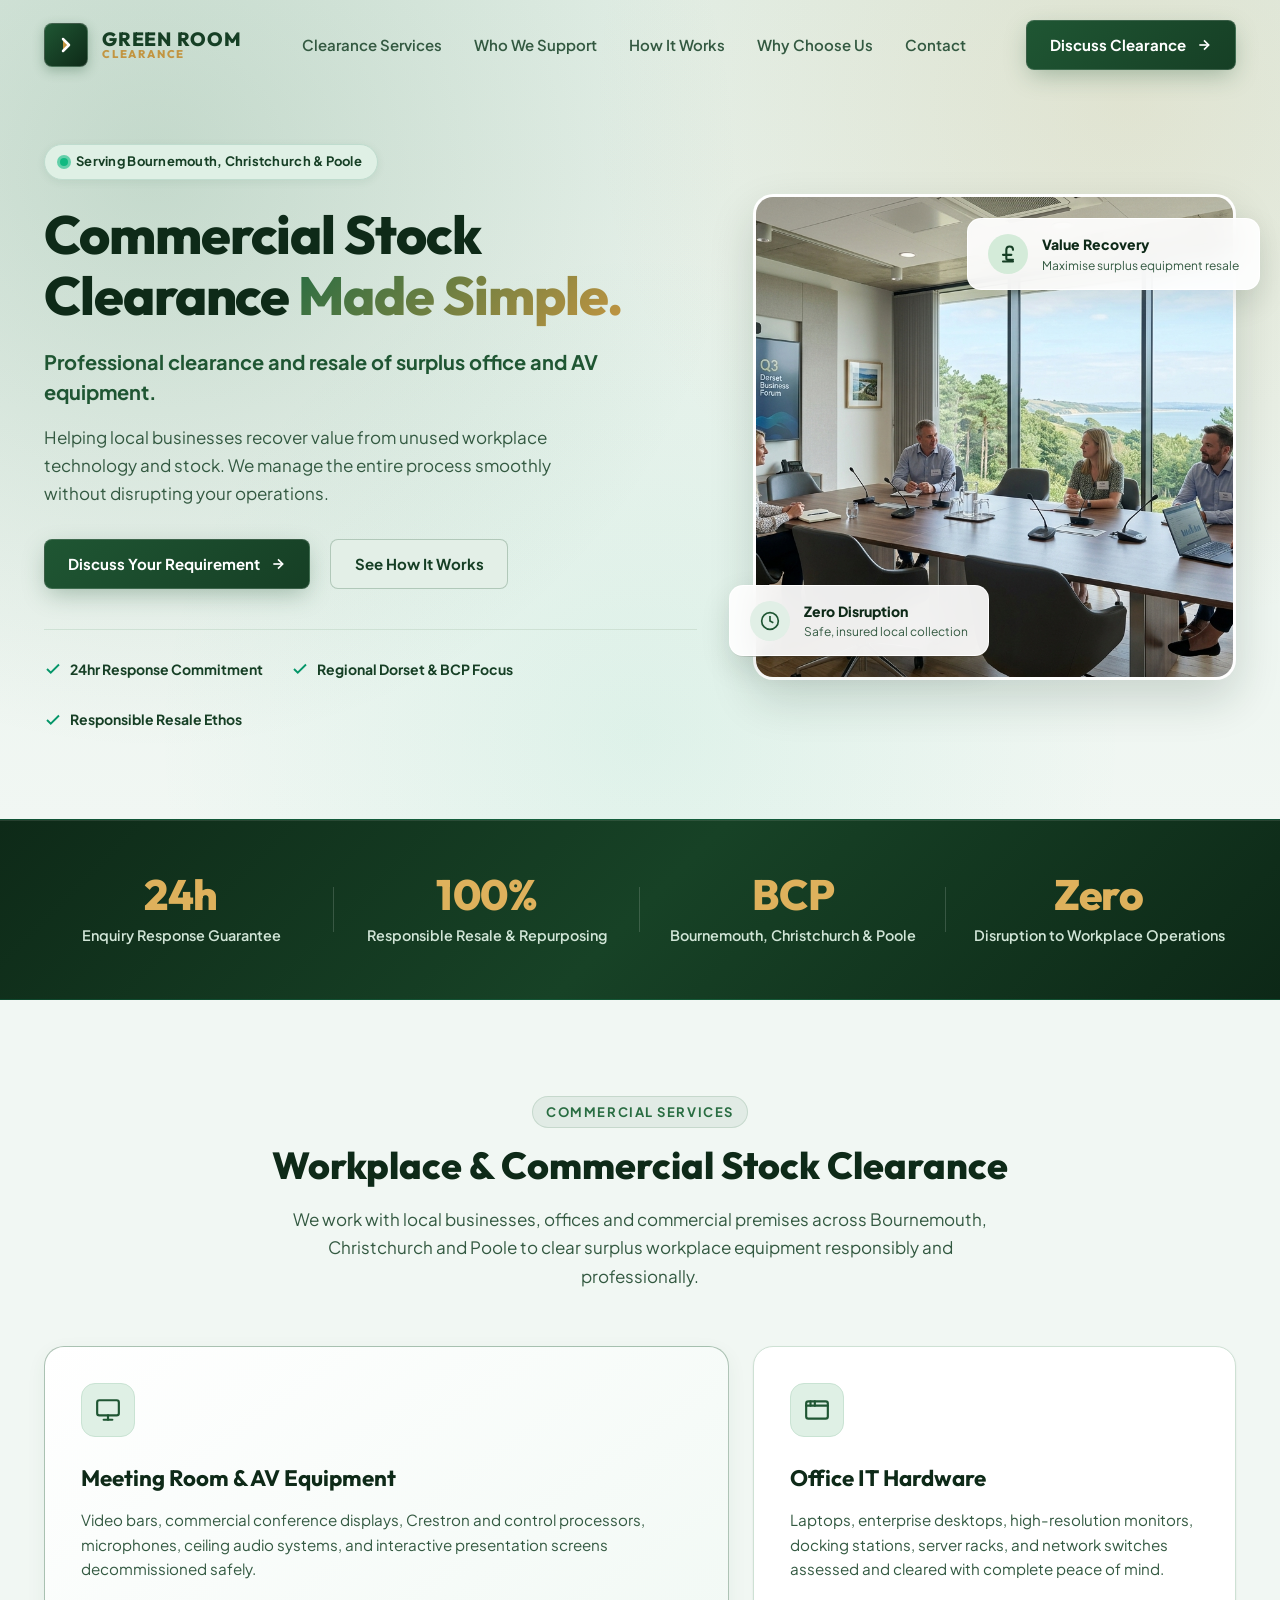
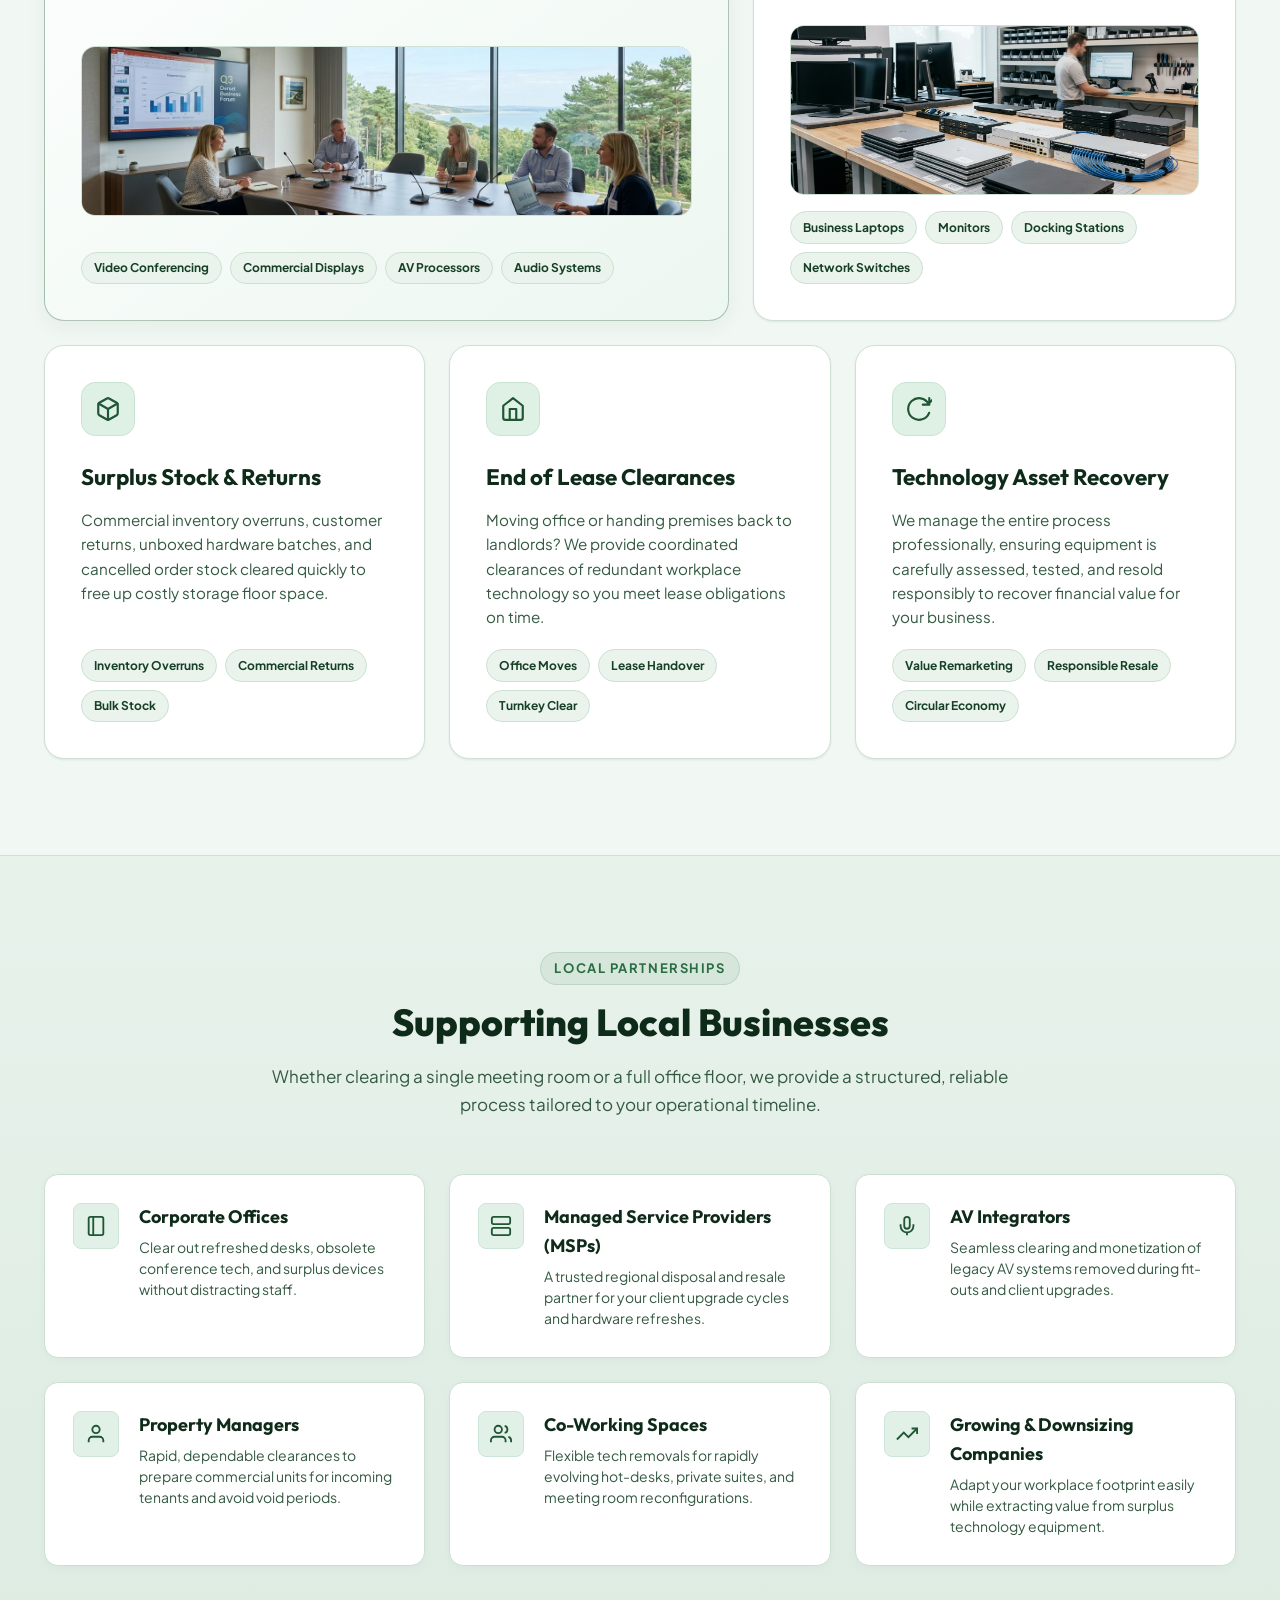
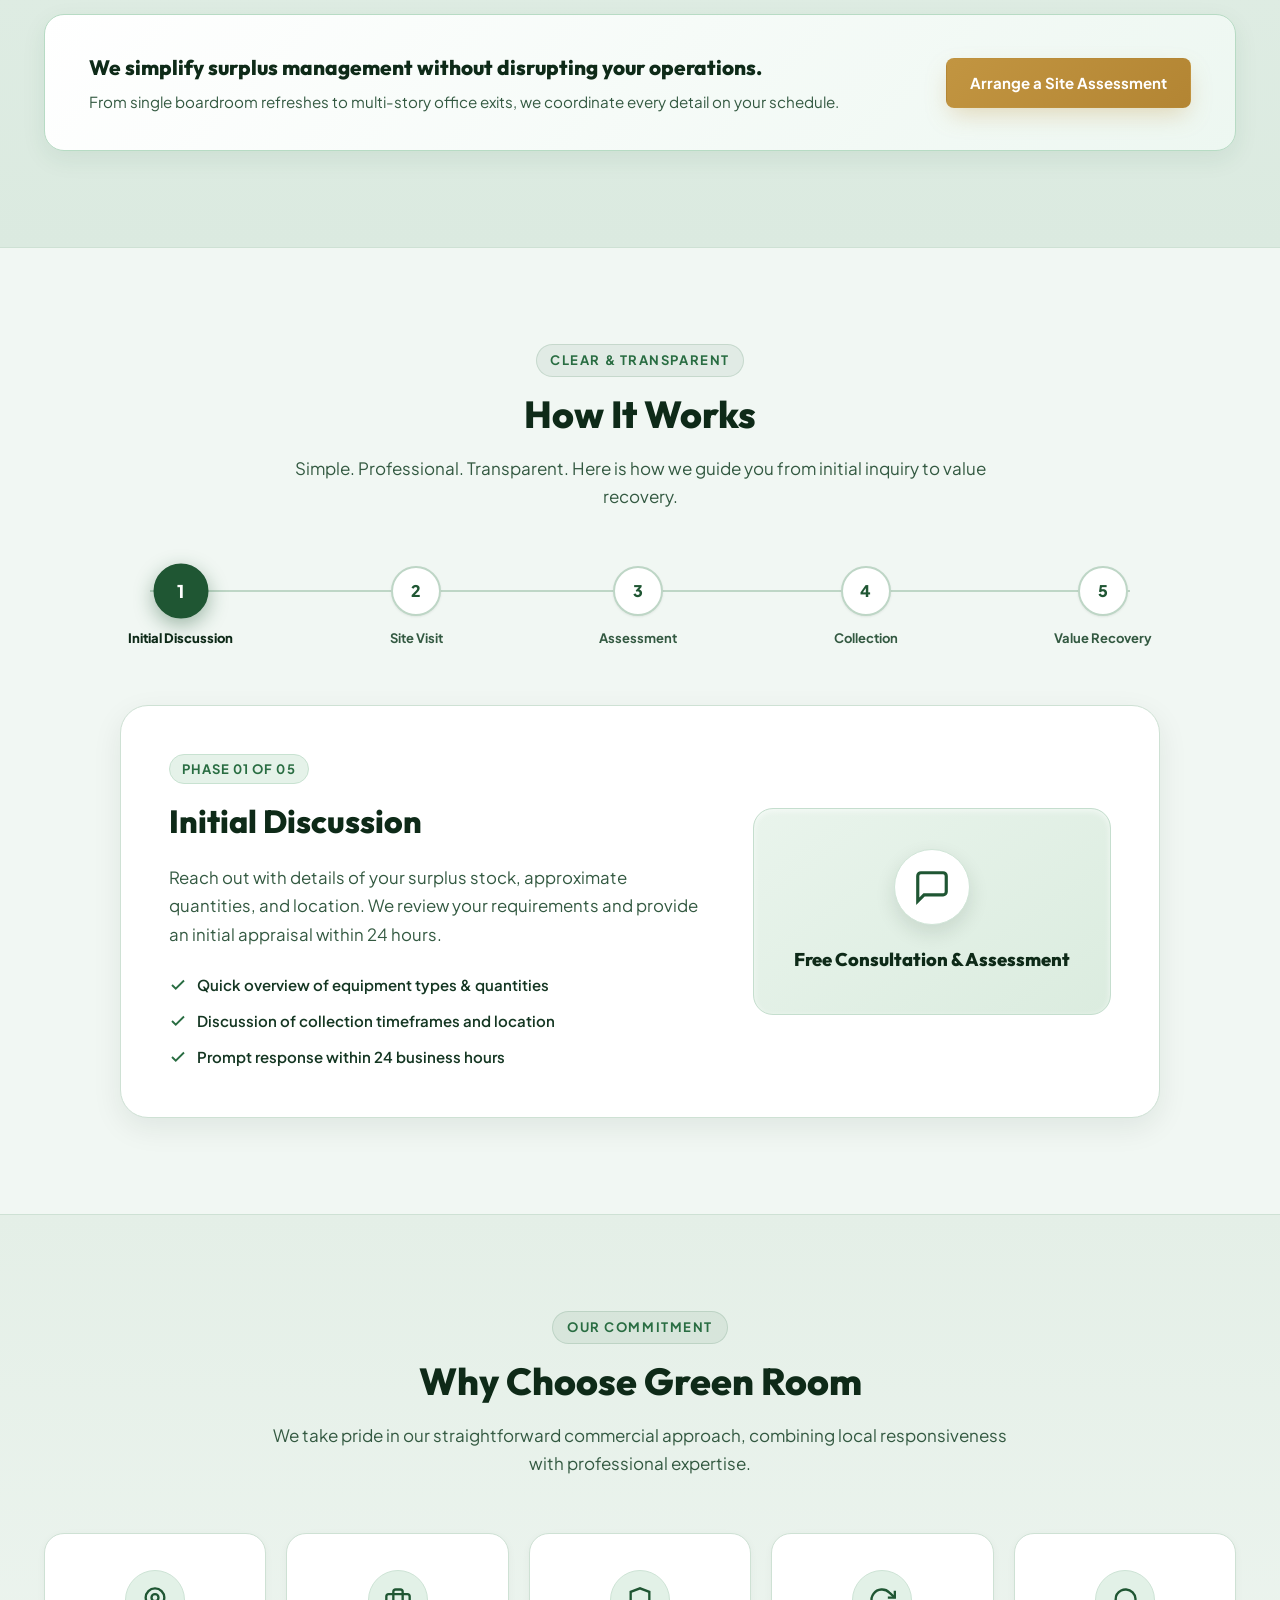
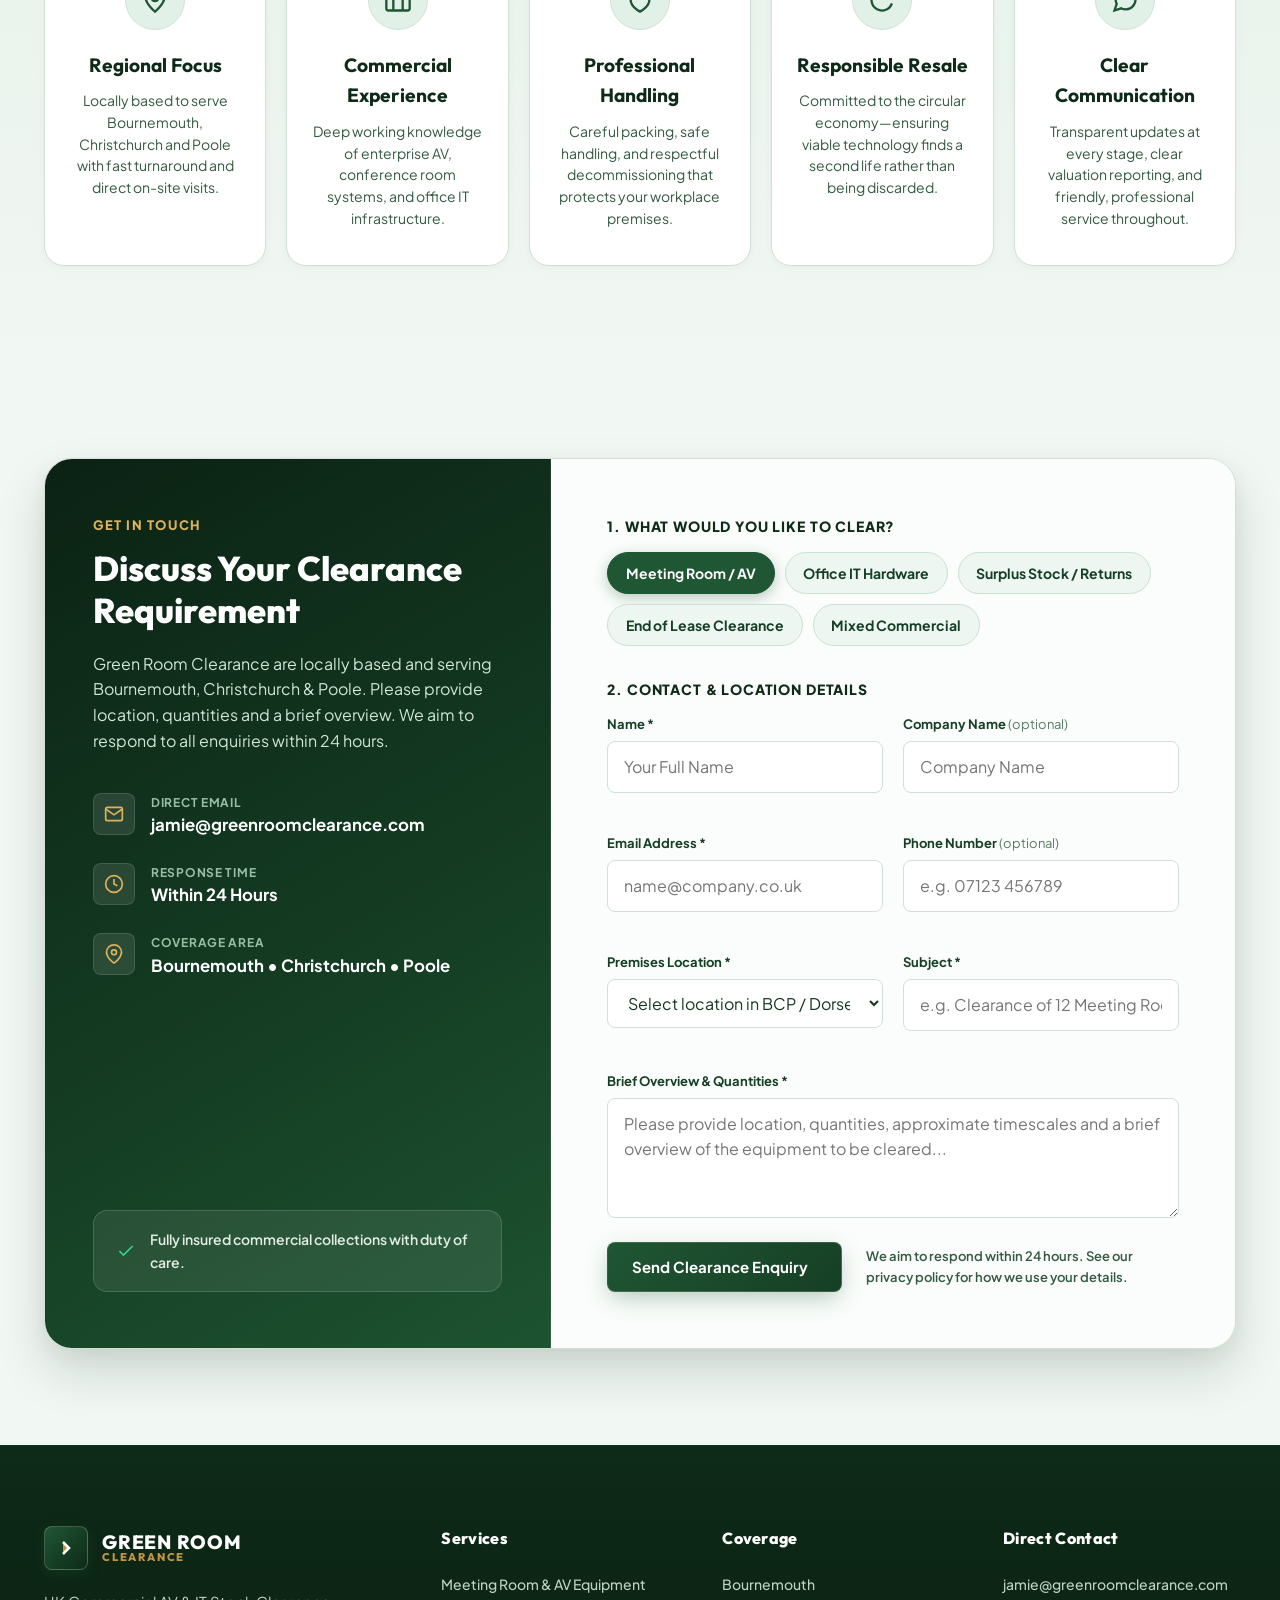
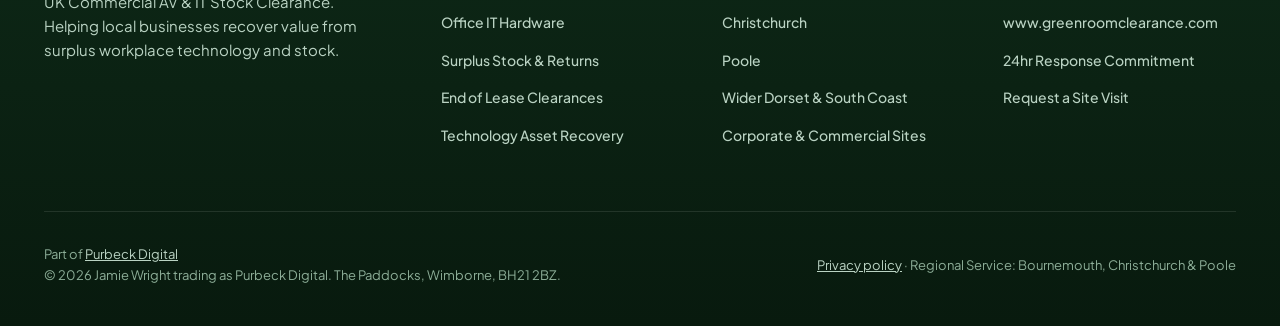
<file: index.html>
<!DOCTYPE html>
<html lang="en">
<head>
  <meta charset="UTF-8">
  <meta name="viewport" content="width=device-width, initial-scale=1.0">
  <title>Green Room Clearance | Commercial AV & IT Stock Clearance Bournemouth, Christchurch & Poole</title>
  
  <!-- SEO & Social Meta Tags -->
  <meta name="description" content="Professional clearance and resale of surplus office and AV equipment. Helping local businesses across Bournemouth, Christchurch and Poole recover value from workplace technology and stock.">
  <meta name="keywords" content="commercial stock clearance, AV equipment clearance, office IT clearance, Bournemouth, Christchurch, Poole, asset recovery, ITAD, end of lease clearance">
  <meta property="og:title" content="Green Room Clearance | Commercial Stock Clearance Made Simple">
  <meta property="og:description" content="Professional clearance and resale of surplus office and AV equipment across Bournemouth, Christchurch and Poole.">
  <meta property="og:type" content="website">
  <meta property="og:url" content="https://greenroomclearance.com">
  <meta property="og:image" content="assets/images/hero_boardroom.jpg">
  <link rel="canonical" href="https://greenroomclearance.com">

  <!-- Google Fonts: Outfit (Headings) & Plus Jakarta Sans (Body) -->
  <link rel="preconnect" href="https://fonts.googleapis.com">
  <link rel="preconnect" href="https://fonts.gstatic.com" crossorigin>
  <link href="https://fonts.googleapis.com/css2?family=Outfit:wght@500;600;700;800&family=Plus+Jakarta+Sans:wght@400;500;600;700&display=swap" rel="stylesheet">

  <link rel="stylesheet" href="styles.css">
  <script type="application/ld+json">
  {
    "@context": "https://schema.org",
    "@type": "LocalBusiness",
    "name": "Green Room Clearance",
    "url": "https://greenroomclearance.com",
    "email": "jamie@greenroomclearance.com",
    "areaServed": ["Bournemouth", "Christchurch", "Poole", "Dorset"],
    "parentOrganization": { "@type": "Organization", "name": "Purbeck Digital", "url": "https://purbeckdigital.com" }
  }
  </script>
</head>
<body>

  <!-- ==========================================================================
       NAVIGATION BAR
       ========================================================================== -->
  <header id="main-header" class="site-nav">
    <div class="container nav-wrapper">
      <a href="#home" class="brand-logo" id="nav-brand-logo" aria-label="Green Room Clearance Homepage">
        <div class="logo-badge">
          <svg viewBox="0 0 24 24" fill="none" stroke="currentColor" stroke-width="2.5" stroke-linecap="round" stroke-linejoin="round">
            <polyline points="9 18 15 12 9 6"></polyline>
          </svg>
        </div>
        <div class="brand-text">
          <span class="title">GREEN ROOM</span>
          <span class="subtitle">CLEARANCE</span>
        </div>
      </a>

      <nav aria-label="Main Navigation">
        <ul class="nav-links" id="nav-menu">
          <li><a href="#services" class="nav-link">Clearance Services</a></li>
          <li><a href="#sectors" class="nav-link">Who We Support</a></li>
          <li><a href="#how-it-works" class="nav-link">How It Works</a></li>
          <li><a href="#why-us" class="nav-link">Why Choose Us</a></li>
          <li><a href="#contact" class="nav-link">Contact</a></li>
        </ul>
      </nav>

      <div class="nav-actions">
        <a href="#contact" class="btn btn-primary" id="header-cta-btn">
          <span>Discuss Clearance</span>
          <svg width="16" height="16" viewBox="0 0 24 24" fill="none" stroke="currentColor" stroke-width="2.5">
            <line x1="5" y1="12" x2="19" y2="12"></line>
            <polyline points="12 5 19 12 12 19"></polyline>
          </svg>
        </a>
        <button class="mobile-toggle" id="mobile-toggle-btn" aria-label="Toggle Menu">
          <svg width="24" height="24" viewBox="0 0 24 24" fill="none" stroke="currentColor" stroke-width="2">
            <line x1="3" y1="12" x2="21" y2="12"></line>
            <line x1="3" y1="6" x2="21" y2="6"></line>
            <line x1="3" y1="18" x2="21" y2="18"></line>
          </svg>
        </button>
      </div>
    </div>
  </header>

  <!-- ==========================================================================
       HERO SECTION
       ========================================================================== -->
  <main>
    <section id="home" class="hero-section">
      <div class="container hero-grid">
        <div class="hero-content">
          <div class="hero-badge-container">
            <span class="badge badge-location" id="hero-location-badge">
              <span class="badge-pulse"></span>
              Serving Bournemouth, Christchurch &amp; Poole
            </span>
          </div>

          <h1 class="hero-title" id="hero-main-title">
            Commercial Stock Clearance <span class="highlight">Made Simple.</span>
          </h1>

          <p class="hero-subtitle">
            Professional clearance and resale of surplus office and AV equipment.
          </p>

          <p class="hero-description">
            Helping local businesses recover value from unused workplace technology and stock. We manage the entire process smoothly without disrupting your operations.
          </p>

          <div class="hero-cta-group">
            <a href="#contact" class="btn btn-primary" id="hero-primary-cta">
              <span>Discuss Your Requirement</span>
              <svg width="16" height="16" viewBox="0 0 24 24" fill="none" stroke="currentColor" stroke-width="2.5">
                <line x1="5" y1="12" x2="19" y2="12"></line>
                <polyline points="12 5 19 12 12 19"></polyline>
              </svg>
            </a>
            <a href="#how-it-works" class="btn btn-outline" id="hero-secondary-cta">
              <span>See How It Works</span>
            </a>
          </div>

          <div class="hero-trust-row">
            <div class="trust-item">
              <svg viewBox="0 0 24 24" fill="none" stroke="currentColor" stroke-width="2.5">
                <polyline points="20 6 9 17 4 12"></polyline>
              </svg>
              <span>24hr Response Commitment</span>
            </div>
            <div class="trust-item">
              <svg viewBox="0 0 24 24" fill="none" stroke="currentColor" stroke-width="2.5">
                <polyline points="20 6 9 17 4 12"></polyline>
              </svg>
              <span>Regional Dorset &amp; BCP Focus</span>
            </div>
            <div class="trust-item">
              <svg viewBox="0 0 24 24" fill="none" stroke="currentColor" stroke-width="2.5">
                <polyline points="20 6 9 17 4 12"></polyline>
              </svg>
              <span>Responsible Resale Ethos</span>
            </div>
          </div>
        </div>

        <div class="hero-visual-wrapper">
          <div class="hero-image-card">
            <img src="assets/images/hero_boardroom.jpg" alt="Commercial boardroom audio visual equipment and conference suite in Bournemouth and Poole Dorset" id="hero-boardroom-img">
          </div>

          <!-- Floating Glass Badge 1 -->
          <div class="floating-glass-pill top-right">
            <div class="pill-icon green" title="UK Pound Sterling Value Recovery">
              <svg width="20" height="20" viewBox="0 0 24 24" fill="none" stroke="currentColor" stroke-width="2.5" stroke-linecap="round" stroke-linejoin="round">
                <path d="M18 7c0-5.333-8-5.333-8 0v10a2 2 0 0 0 2 2h6"></path>
                <path d="M6 21h12"></path>
                <path d="M6 13h10"></path>
              </svg>
            </div>
            <div class="pill-text">
              <span class="pill-title">Value Recovery</span>
              <span class="pill-desc">Maximise surplus equipment resale</span>
            </div>
          </div>

          <!-- Floating Glass Badge 2 -->
          <div class="floating-glass-pill bottom-left">
            <div class="pill-icon">
              <svg width="20" height="20" viewBox="0 0 24 24" fill="none" stroke="currentColor" stroke-width="2">
                <circle cx="12" cy="12" r="10"></circle>
                <polyline points="12 6 12 12 16 14"></polyline>
              </svg>
            </div>
            <div class="pill-text">
              <span class="pill-title">Zero Disruption</span>
              <span class="pill-desc">Safe, insured local collection</span>
            </div>
          </div>
        </div>
      </div>
    </section>

    <!-- ==========================================================================
         REGIONAL TRUST & STATS BANNER
         ========================================================================== -->
    <section class="stats-banner" aria-label="Key Performance Indicators">
      <div class="container">
        <div class="stats-grid">
          <div class="stat-item">
            <div class="stat-value">24h</div>
            <div class="stat-label">Enquiry Response Guarantee</div>
          </div>
          <div class="stat-item">
            <div class="stat-value">100%</div>
            <div class="stat-label">Responsible Resale &amp; Repurposing</div>
          </div>
          <div class="stat-item">
            <div class="stat-value">BCP</div>
            <div class="stat-label">Bournemouth, Christchurch &amp; Poole</div>
          </div>
          <div class="stat-item">
            <div class="stat-value">Zero</div>
            <div class="stat-label">Disruption to Workplace Operations</div>
          </div>
        </div>
      </div>
    </section>

    <!-- ==========================================================================
         SERVICES BENTO GRID: WORKPLACE & COMMERCIAL STOCK CLEARANCE
         ========================================================================== -->
    <section id="services" class="services-section section-padding">
      <div class="container">
        <div class="section-header">
          <span class="tagline">Commercial Services</span>
          <h2>Workplace &amp; Commercial Stock Clearance</h2>
          <p>
            We work with local businesses, offices and commercial premises across Bournemouth, Christchurch and Poole to clear surplus workplace equipment responsibly and professionally.
          </p>
        </div>

        <div class="bento-grid">
          <!-- Card 1: Meeting Room & AV Equipment (Large Featured) -->
          <article class="bento-card col-7 featured" id="service-av">
            <div>
              <div class="card-icon-box">
                <svg viewBox="0 0 24 24" fill="none" stroke="currentColor" stroke-width="2" stroke-linecap="round" stroke-linejoin="round">
                  <rect x="2" y="3" width="20" height="14" rx="2" ry="2"></rect>
                  <line x1="8" y1="21" x2="16" y2="21"></line>
                  <line x1="12" y1="17" x2="12" y2="21"></line>
                </svg>
              </div>
              <h3>Meeting Room &amp; AV Equipment</h3>
              <p>
                Video bars, commercial conference displays, Crestron and control processors, microphones, ceiling audio systems, and interactive presentation screens decommissioned safely.
              </p>
            </div>
            <div class="card-image-preview">
              <img src="assets/images/hero_boardroom.jpg" alt="Bournemouth, Christchurch and Poole meeting room audiovisual equipment clearance">
            </div>
            <div class="card-tags" style="margin-top: 1rem;">
              <span class="card-tag">Video Conferencing</span>
              <span class="card-tag">Commercial Displays</span>
              <span class="card-tag">AV Processors</span>
              <span class="card-tag">Audio Systems</span>
            </div>
          </article>

          <!-- Card 2: Office IT Hardware -->
          <article class="bento-card col-5" id="service-it">
            <div>
              <div class="card-icon-box">
                <svg viewBox="0 0 24 24" fill="none" stroke="currentColor" stroke-width="2" stroke-linecap="round" stroke-linejoin="round">
                  <rect x="2" y="4" width="20" height="16" rx="2"></rect>
                  <path d="M10 4v4"></path>
                  <path d="M2 8h20"></path>
                  <path d="M6 4v4"></path>
                </svg>
              </div>
              <h3>Office IT Hardware</h3>
              <p>
                Laptops, enterprise desktops, high-resolution monitors, docking stations, server racks, and network switches assessed and cleared with complete peace of mind.
              </p>
            </div>
            <div class="card-image-preview">
              <img src="assets/images/it_lab.jpg" alt="Commercial office IT equipment testing and clearance lab">
            </div>
            <div class="card-tags" style="margin-top: 1rem;">
              <span class="card-tag">Business Laptops</span>
              <span class="card-tag">Monitors</span>
              <span class="card-tag">Docking Stations</span>
              <span class="card-tag">Network Switches</span>
            </div>
          </article>

          <!-- Card 3: Surplus Stock and Returns -->
          <article class="bento-card col-4" id="service-surplus">
            <div>
              <div class="card-icon-box">
                <svg viewBox="0 0 24 24" fill="none" stroke="currentColor" stroke-width="2" stroke-linecap="round" stroke-linejoin="round">
                  <path d="M21 16V8a2 2 0 0 0-1-1.73l-7-4a2 2 0 0 0-2 0l-7 4A2 2 0 0 0 3 8v8a2 2 0 0 0 1 1.73l7 4a2 2 0 0 0 2 0l7-4A2 2 0 0 0 21 16z"></path>
                  <polyline points="3.27 6.96 12 12.01 20.73 6.96"></polyline>
                  <line x1="12" y1="22.08" x2="12" y2="12"></line>
                </svg>
              </div>
              <h3>Surplus Stock &amp; Returns</h3>
              <p>
                Commercial inventory overruns, customer returns, unboxed hardware batches, and cancelled order stock cleared quickly to free up costly storage floor space.
              </p>
            </div>
            <div class="card-tags">
              <span class="card-tag">Inventory Overruns</span>
              <span class="card-tag">Commercial Returns</span>
              <span class="card-tag">Bulk Stock</span>
            </div>
          </article>

          <!-- Card 4: End of Lease Office Clearances -->
          <article class="bento-card col-4" id="service-lease">
            <div>
              <div class="card-icon-box">
                <svg viewBox="0 0 24 24" fill="none" stroke="currentColor" stroke-width="2" stroke-linecap="round" stroke-linejoin="round">
                  <path d="M3 9l9-7 9 7v11a2 2 0 0 1-2 2H5a2 2 0 0 1-2-2z"></path>
                  <polyline points="9 22 9 12 15 12 15 22"></polyline>
                </svg>
              </div>
              <h3>End of Lease Clearances</h3>
              <p>
                Moving office or handing premises back to landlords? We provide coordinated clearances of redundant workplace technology so you meet lease obligations on time.
              </p>
            </div>
            <div class="card-tags">
              <span class="card-tag">Office Moves</span>
              <span class="card-tag">Lease Handover</span>
              <span class="card-tag">Turnkey Clear</span>
            </div>
          </article>

          <!-- Card 5: Technology Asset Recovery -->
          <article class="bento-card col-4" id="service-recovery">
            <div>
              <div class="card-icon-box">
                <svg viewBox="0 0 24 24" fill="none" stroke="currentColor" stroke-width="2" stroke-linecap="round" stroke-linejoin="round">
                  <path d="M21.5 2v6h-6M21.34 15.57a10 10 0 1 1-.57-8.38l5.67-5.67"/>
                </svg>
              </div>
              <h3>Technology Asset Recovery</h3>
              <p>
                We manage the entire process professionally, ensuring equipment is carefully assessed, tested, and resold responsibly to recover financial value for your business.
              </p>
            </div>
            <div class="card-tags">
              <span class="card-tag">Value Remarketing</span>
              <span class="card-tag">Responsible Resale</span>
              <span class="card-tag">Circular Economy</span>
            </div>
          </article>
        </div>
      </div>
    </section>

    <!-- ==========================================================================
         SECTORS: SUPPORTING LOCAL BUSINESSES
         ========================================================================== -->
    <section id="sectors" class="sectors-section section-padding">
      <div class="container">
        <div class="section-header">
          <span class="tagline">Local Partnerships</span>
          <h2>Supporting Local Businesses</h2>
          <p>
            Whether clearing a single meeting room or a full office floor, we provide a structured, reliable process tailored to your operational timeline.
          </p>
        </div>

        <div class="sectors-grid">
          <!-- Sector 1 -->
          <div class="sector-card">
            <div class="sector-icon">
              <svg viewBox="0 0 24 24" fill="none" stroke="currentColor" stroke-width="2">
                <rect x="4" y="2" width="16" height="20" rx="2" ry="2"></rect>
                <line x1="9" y1="22" x2="9" y2="2"></line>
                <path d="M15 6h.01M15 10h.01M15 14h.01M15 18h.01"></path>
              </svg>
            </div>
            <div class="sector-info">
              <h4>Corporate Offices</h4>
              <p>Clear out refreshed desks, obsolete conference tech, and surplus devices without distracting staff.</p>
            </div>
          </div>

          <!-- Sector 2 -->
          <div class="sector-card">
            <div class="sector-icon">
              <svg viewBox="0 0 24 24" fill="none" stroke="currentColor" stroke-width="2">
                <rect x="2" y="2" width="20" height="8" rx="2" ry="2"></rect>
                <rect x="2" y="14" width="20" height="8" rx="2" ry="2"></rect>
                <line x1="6" y1="6" x2="6.01" y2="6"></line>
                <line x1="6" y1="18" x2="6.01" y2="18"></line>
              </svg>
            </div>
            <div class="sector-info">
              <h4>Managed Service Providers (MSPs)</h4>
              <p>A trusted regional disposal and resale partner for your client upgrade cycles and hardware refreshes.</p>
            </div>
          </div>

          <!-- Sector 3 -->
          <div class="sector-card">
            <div class="sector-icon">
              <svg viewBox="0 0 24 24" fill="none" stroke="currentColor" stroke-width="2">
                <path d="M12 2a3 3 0 0 0-3 3v7a3 3 0 0 0 6 0V5a3 3 0 0 0-3-3z"></path>
                <path d="M19 10v2a7 7 0 0 1-14 0v-2"></path>
                <line x1="12" y1="19" x2="12" y2="22"></line>
              </svg>
            </div>
            <div class="sector-info">
              <h4>AV Integrators</h4>
              <p>Seamless clearing and monetization of legacy AV systems removed during fit-outs and client upgrades.</p>
            </div>
          </div>

          <!-- Sector 4 -->
          <div class="sector-card">
            <div class="sector-icon">
              <svg viewBox="0 0 24 24" fill="none" stroke="currentColor" stroke-width="2">
                <path d="M20 21v-2a4 4 0 0 0-4-4H8a4 4 0 0 0-4 4v2"></path>
                <circle cx="12" cy="7" r="4"></circle>
              </svg>
            </div>
            <div class="sector-info">
              <h4>Property Managers</h4>
              <p>Rapid, dependable clearances to prepare commercial units for incoming tenants and avoid void periods.</p>
            </div>
          </div>

          <!-- Sector 5 -->
          <div class="sector-card">
            <div class="sector-icon">
              <svg viewBox="0 0 24 24" fill="none" stroke="currentColor" stroke-width="2">
                <path d="M17 21v-2a4 4 0 0 0-4-4H5a4 4 0 0 0-4 4v2"></path>
                <circle cx="9" cy="7" r="4"></circle>
                <path d="M23 21v-2a4 4 0 0 0-3-3.87"></path>
                <path d="M16 3.13a4 4 0 0 1 0 7.75"></path>
              </svg>
            </div>
            <div class="sector-info">
              <h4>Co-Working Spaces</h4>
              <p>Flexible tech removals for rapidly evolving hot-desks, private suites, and meeting room reconfigurations.</p>
            </div>
          </div>

          <!-- Sector 6 -->
          <div class="sector-card">
            <div class="sector-icon">
              <svg viewBox="0 0 24 24" fill="none" stroke="currentColor" stroke-width="2">
                <polyline points="23 6 13.5 15.5 8.5 10.5 1 18"></polyline>
                <polyline points="17 6 23 6 23 12"></polyline>
              </svg>
            </div>
            <div class="sector-info">
              <h4>Growing &amp; Downsizing Companies</h4>
              <p>Adapt your workplace footprint easily while extracting value from surplus technology equipment.</p>
            </div>
          </div>
        </div>

        <div class="sector-callout">
          <div class="sector-callout-text">
            <h3>We simplify surplus management without disrupting your operations.</h3>
            <p>From single boardroom refreshes to multi-story office exits, we coordinate every detail on your schedule.</p>
          </div>
          <a href="#contact" class="btn btn-gold">
            <span>Arrange a Site Assessment</span>
          </a>
        </div>
      </div>
    </section>

    <!-- ==========================================================================
         HOW IT WORKS (INTERACTIVE PROCESS TIMELINE)
         ========================================================================== -->
    <section id="how-it-works" class="process-section section-padding">
      <div class="container">
        <div class="section-header">
          <span class="tagline">Clear &amp; Transparent</span>
          <h2>How It Works</h2>
          <p>
            Simple. Professional. Transparent. Here is how we guide you from initial inquiry to value recovery.
          </p>
        </div>

        <div class="process-steps-container">
          <!-- Step Nav Tabs -->
          <div class="process-nav-tabs" role="tablist">
            <button class="step-nav-btn active" data-step="1" role="tab" aria-selected="true" id="tab-step-1">
              <span class="step-num-circle">1</span>
              <span class="step-nav-label">Initial Discussion</span>
            </button>
            <button class="step-nav-btn" data-step="2" role="tab" aria-selected="false" id="tab-step-2">
              <span class="step-num-circle">2</span>
              <span class="step-nav-label">Site Visit</span>
            </button>
            <button class="step-nav-btn" data-step="3" role="tab" aria-selected="false" id="tab-step-3">
              <span class="step-num-circle">3</span>
              <span class="step-nav-label">Assessment</span>
            </button>
            <button class="step-nav-btn" data-step="4" role="tab" aria-selected="false" id="tab-step-4">
              <span class="step-num-circle">4</span>
              <span class="step-nav-label">Collection</span>
            </button>
            <button class="step-nav-btn" data-step="5" role="tab" aria-selected="false" id="tab-step-5">
              <span class="step-num-circle">5</span>
              <span class="step-nav-label">Value Recovery</span>
            </button>
          </div>

          <!-- Active Step Card -->
          <div class="step-details-card" id="step-card-display">
            <div class="step-details-body">
              <span class="step-badge" id="step-indicator-text">Phase 01 of 05</span>
              <h3 id="step-title-text">Initial Discussion</h3>
              <p id="step-desc-text">
                Reach out with details of your surplus stock, approximate quantities, and location. We review your requirements and provide an initial appraisal within 24 hours.
              </p>
              <ul class="step-checklist" id="step-checklist-items">
                <li>
                  <svg width="18" height="18" viewBox="0 0 24 24" fill="none" stroke="currentColor" stroke-width="2.5">
                    <polyline points="20 6 9 17 4 12"></polyline>
                  </svg>
                  <span>Quick overview of equipment types &amp; quantities</span>
                </li>
                <li>
                  <svg width="18" height="18" viewBox="0 0 24 24" fill="none" stroke="currentColor" stroke-width="2.5">
                    <polyline points="20 6 9 17 4 12"></polyline>
                  </svg>
                  <span>Discussion of collection timeframes and location</span>
                </li>
                <li>
                  <svg width="18" height="18" viewBox="0 0 24 24" fill="none" stroke="currentColor" stroke-width="2.5">
                    <polyline points="20 6 9 17 4 12"></polyline>
                  </svg>
                  <span>Prompt response within 24 business hours</span>
                </li>
              </ul>
            </div>

            <div class="step-visual-box">
              <div class="step-visual-icon" id="step-icon-container">
                <svg viewBox="0 0 24 24" fill="none" stroke="currentColor" stroke-width="2">
                  <path d="M21 15a2 2 0 0 1-2 2H7l-4 4V5a2 2 0 0 1 2-2h14a2 2 0 0 1 2 2z"></path>
                </svg>
              </div>
              <div class="step-visual-highlight" id="step-highlight-text">
                Free Consultation &amp; Assessment
              </div>
            </div>
          </div>
        </div>
      </div>
    </section>

    <!-- ==========================================================================
         WHY CHOOSE GREEN ROOM
         ========================================================================== -->
    <section id="why-us" class="why-section section-padding">
      <div class="container">
        <div class="section-header">
          <span class="tagline">Our Commitment</span>
          <h2>Why Choose Green Room</h2>
          <p>
            We take pride in our straightforward commercial approach, combining local responsiveness with professional expertise.
          </p>
        </div>

        <div class="why-grid">
          <!-- Pillar 1 -->
          <div class="why-pillar-card">
            <div class="why-icon">
              <svg viewBox="0 0 24 24" fill="none" stroke="currentColor" stroke-width="2">
                <circle cx="12" cy="10" r="3"></circle>
                <path d="M12 2a8 8 0 0 0-8 8c0 5.25 8 12 8 12s8-6.75 8-12a8 8 0 0 0-8-8z"></path>
              </svg>
            </div>
            <h3>Regional Focus</h3>
            <p>Locally based to serve Bournemouth, Christchurch and Poole with fast turnaround and direct on-site visits.</p>
          </div>

          <!-- Pillar 2 -->
          <div class="why-pillar-card">
            <div class="why-icon">
              <svg viewBox="0 0 24 24" fill="none" stroke="currentColor" stroke-width="2">
                <rect x="2" y="7" width="20" height="14" rx="2" ry="2"></rect>
                <path d="M16 21V5a2 2 0 0 0-2-2h-4a2 2 0 0 0-2 2v16"></path>
              </svg>
            </div>
            <h3>Commercial Experience</h3>
            <p>Deep working knowledge of enterprise AV, conference room systems, and office IT infrastructure.</p>
          </div>

          <!-- Pillar 3 -->
          <div class="why-pillar-card">
            <div class="why-icon">
              <svg viewBox="0 0 24 24" fill="none" stroke="currentColor" stroke-width="2">
                <path d="M12 22s8-4 8-10V5l-8-3-8 3v7c0 6 8 10 8 10z"></path>
              </svg>
            </div>
            <h3>Professional Handling</h3>
            <p>Careful packing, safe handling, and respectful decommissioning that protects your workplace premises.</p>
          </div>

          <!-- Pillar 4 -->
          <div class="why-pillar-card">
            <div class="why-icon">
              <svg viewBox="0 0 24 24" fill="none" stroke="currentColor" stroke-width="2">
                <polyline points="23 4 23 10 17 10"></polyline>
                <path d="M20.49 15a9 9 0 1 1-2.12-9.36L23 10"></path>
              </svg>
            </div>
            <h3>Responsible Resale</h3>
            <p>Committed to the circular economy—ensuring viable technology finds a second life rather than being discarded.</p>
          </div>

          <!-- Pillar 5 -->
          <div class="why-pillar-card">
            <div class="why-icon">
              <svg viewBox="0 0 24 24" fill="none" stroke="currentColor" stroke-width="2">
                <path d="M21 11.5a8.38 8.38 0 0 1-.9 3.8 8.5 8.5 0 0 1-7.6 4.7 8.38 8.38 0 0 1-3.8-.9L3 21l1.9-5.7a8.38 8.38 0 0 1-.9-3.8 8.5 8.5 0 0 1 4.7-7.6 8.38 8.38 0 0 1 3.8-.9h.5a8.48 8.48 0 0 1 8 8v.5z"></path>
              </svg>
            </div>
            <h3>Clear Communication</h3>
            <p>Transparent updates at every stage, clear valuation reporting, and friendly, professional service throughout.</p>
          </div>
        </div>
      </div>
    </section>

    <!-- ==========================================================================
         CONTACT & REQUIREMENT ENQUIRY SECTION
         ========================================================================== -->
    <section id="contact" class="contact-section section-padding">
      <div class="container">
        <div class="contact-card-wrapper">
          <!-- Left Sidebar -->
          <div class="contact-sidebar">
            <div>
              <div class="sidebar-header">
                <span class="tagline">Get In Touch</span>
                <h3>Discuss Your Clearance Requirement</h3>
                <p>
                  Green Room Clearance are locally based and serving Bournemouth, Christchurch &amp; Poole. Please provide location, quantities and a brief overview. We aim to respond to all enquiries within 24 hours.
                </p>
              </div>

              <div class="contact-direct-items">
                <div class="direct-item">
                  <div class="direct-icon">
                    <svg viewBox="0 0 24 24" fill="none" stroke="currentColor" stroke-width="2">
                      <path d="M4 4h16c1.1 0 2 .9 2 2v12c0 1.1-.9 2-2 2H4c-1.1 0-2-.9-2-2V6c0-1.1.9-2 2-2z"></path>
                      <polyline points="22,6 12,13 2,6"></polyline>
                    </svg>
                  </div>
                  <div class="direct-info">
                    <div class="label">Direct Email</div>
                    <div class="value">
                      <a href="mailto:jamie@greenroomclearance.com">jamie@greenroomclearance.com</a>
                    </div>
                  </div>
                </div>

                <div class="direct-item">
                  <div class="direct-icon">
                    <svg viewBox="0 0 24 24" fill="none" stroke="currentColor" stroke-width="2">
                      <circle cx="12" cy="12" r="10"></circle>
                      <polyline points="12 6 12 12 16 14"></polyline>
                    </svg>
                  </div>
                  <div class="direct-info">
                    <div class="label">Response Time</div>
                    <div class="value">Within 24 Hours</div>
                  </div>
                </div>

                <div class="direct-item">
                  <div class="direct-icon">
                    <svg viewBox="0 0 24 24" fill="none" stroke="currentColor" stroke-width="2">
                      <path d="M21 10c0 7-9 13-9 13s-9-6-9-13a9 9 0 0 1 18 0z"></path>
                      <circle cx="12" cy="10" r="3"></circle>
                    </svg>
                  </div>
                  <div class="direct-info">
                    <div class="label">Coverage Area</div>
                    <div class="value">Bournemouth • Christchurch • Poole</div>
                  </div>
                </div>
              </div>
            </div>

            <div class="sidebar-footer-badge">
              <svg width="20" height="20" viewBox="0 0 24 24" fill="none" stroke="currentColor" stroke-width="2">
                <polyline points="20 6 9 17 4 12"></polyline>
              </svg>
              <span>Fully insured commercial collections with duty of care.</span>
            </div>
          </div>

          <!-- Right Form -->
          <div class="contact-form-container">
            <form id="clearance-enquiry-form" novalidate>
              <div class="form-group-title">1. What would you like to clear?</div>
              <div class="scope-pills" id="scope-selector-container">
                <button type="button" class="scope-pill-btn selected" data-scope="AV Equipment">Meeting Room / AV</button>
                <button type="button" class="scope-pill-btn" data-scope="Office IT">Office IT Hardware</button>
                <button type="button" class="scope-pill-btn" data-scope="Surplus Stock">Surplus Stock / Returns</button>
                <button type="button" class="scope-pill-btn" data-scope="End of Lease">End of Lease Clearance</button>
                <button type="button" class="scope-pill-btn" data-scope="Mixed / Other">Mixed Commercial</button>
              </div>

              <div class="form-group-title">2. Contact &amp; Location Details</div>
              
              <div class="form-row">
                <div class="form-field">
                  <label for="form-name">Name *</label>
                  <input type="text" id="form-name" name="name" class="form-input" placeholder="Your Full Name" required>
                </div>
                <div class="form-field">
                  <label for="form-company">Company Name <span class="optional">(optional)</span></label>
                  <input type="text" id="form-company" name="company" class="form-input" placeholder="Company Name">
                </div>
              </div>

              <div class="form-row">
                <div class="form-field">
                  <label for="form-email">Email Address *</label>
                  <input type="email" id="form-email" name="email" class="form-input" placeholder="name@company.co.uk" required>
                </div>
                <div class="form-field">
                  <label for="form-phone">Phone Number <span class="optional">(optional)</span></label>
                  <input type="tel" id="form-phone" name="phone" class="form-input" placeholder="e.g. 07123 456789">
                </div>
              </div>

              <div class="form-row">
                <div class="form-field">
                  <label for="form-location">Premises Location *</label>
                  <select id="form-location" name="location" class="form-select" required>
                    <option value="" disabled selected>Select location in BCP / Dorset...</option>
                    <option value="Bournemouth">Bournemouth</option>
                    <option value="Christchurch">Christchurch</option>
                    <option value="Poole">Poole</option>
                    <option value="Wider Dorset">Wider Dorset</option>
                    <option value="Hampshire Border">Hampshire Border</option>
                    <option value="Other">Other UK Location</option>
                  </select>
                </div>
                <div class="form-field">
                  <label for="form-subject">Subject *</label>
                  <input type="text" id="form-subject" name="subject" class="form-input" placeholder="e.g. Clearance of 12 Meeting Rooms" required>
                </div>
              </div>

              <div class="form-field">
                <label for="form-message">Brief Overview &amp; Quantities *</label>
                <textarea id="form-message" name="message" class="form-textarea" placeholder="Please provide location, quantities, approximate timescales and a brief overview of the equipment to be cleared..." required></textarea>
              </div>

              <!-- Anti-spam honeypot -->
              <input type="text" name="website" id="form-honeypot" style="display:none;" tabindex="-1" autocomplete="off">

              <div class="form-submit-row">
                <button type="submit" class="btn btn-primary" id="form-submit-btn">
                  <span>Send Clearance Enquiry</span>
                  <svg width="16" height="16" viewBox="0 0 24 24" fill="none" stroke="currentColor" stroke-width="2.5">
                    <line x1="22" y1="2" x2="11" y2="13"></line>
                    <polygon points="22 2 15 22 11 13 2 9 22 2"></polygon>
                  </svg>
                </button>
                <span class="form-privacy-note">We aim to respond within 24 hours. See our <a href="privacy.html">privacy policy</a> for how we use your details.</span>
              </div>
            </form>
          </div>
        </div>
      </div>
    </section>
  </main>

  <!-- ==========================================================================
       SUBMISSION CONFIRMATION MODAL
       ========================================================================== -->
  <div class="submission-modal" id="submission-modal" role="dialog" aria-modal="true" aria-labelledby="modal-title">
    <div class="modal-content">
      <div class="modal-icon">
        <svg width="32" height="32" viewBox="0 0 24 24" fill="none" stroke="currentColor" stroke-width="3">
          <polyline points="20 6 9 17 4 12"></polyline>
        </svg>
      </div>
      <h3 id="modal-title">Enquiry Received</h3>
      <p id="modal-message-text">
        Thank you for your enquiry. We have received your clearance details and will be in touch within 24 hours to review your requirements.
      </p>
      <button type="button" class="btn btn-primary" id="modal-close-btn">
        <span>Close</span>
      </button>
    </div>
  </div>

  <!-- ==========================================================================
       FOOTER
       ========================================================================== -->
  <footer class="site-footer">
    <div class="container">
      <div class="footer-grid">
        <div class="footer-brand">
          <a href="#home" class="brand-logo">
            <div class="logo-badge">
              <svg viewBox="0 0 24 24" fill="none" stroke="currentColor" stroke-width="2.5">
                <polyline points="9 18 15 12 9 6"></polyline>
              </svg>
            </div>
            <div class="brand-text">
              <span class="title">GREEN ROOM</span>
              <span class="subtitle">CLEARANCE</span>
            </div>
          </a>
          <p>
            UK Commercial AV &amp; IT Stock Clearance. Helping local businesses recover value from surplus workplace technology and stock.
          </p>
        </div>

        <div class="footer-col">
          <h5>Services</h5>
          <ul class="footer-links">
            <li><a href="#services">Meeting Room &amp; AV Equipment</a></li>
            <li><a href="#services">Office IT Hardware</a></li>
            <li><a href="#services">Surplus Stock &amp; Returns</a></li>
            <li><a href="#services">End of Lease Clearances</a></li>
            <li><a href="#services">Technology Asset Recovery</a></li>
          </ul>
        </div>

        <div class="footer-col">
          <h5>Coverage</h5>
          <ul class="footer-links">
            <li><a href="#sectors">Bournemouth</a></li>
            <li><a href="#sectors">Christchurch</a></li>
            <li><a href="#sectors">Poole</a></li>
            <li><a href="#sectors">Wider Dorset &amp; South Coast</a></li>
            <li><a href="#contact">Corporate &amp; Commercial Sites</a></li>
          </ul>
        </div>

        <div class="footer-col">
          <h5>Direct Contact</h5>
          <ul class="footer-links">
            <li><a href="mailto:jamie@greenroomclearance.com">jamie@greenroomclearance.com</a></li>
            <li><a href="https://www.greenroomclearance.com" target="_blank" rel="noopener">www.greenroomclearance.com</a></li>
            <li><a href="#contact">24hr Response Commitment</a></li>
            <li><a href="#how-it-works">Request a Site Visit</a></li>
          </ul>
        </div>
      </div>

      <div class="footer-bottom">
        <div>
          <div>Part of <a href="https://purbeckdigital.com" class="footer-parent-link">Purbeck Digital</a></div>
          <div>&copy; 2026 Jamie Wright trading as Purbeck Digital. The Paddocks, Wimborne, BH21 2BZ.</div>
        </div>
        <div>
          <a href="privacy.html" class="footer-parent-link">Privacy policy</a> &middot; Regional Service: Bournemouth, Christchurch &amp; Poole
        </div>
      </div>
    </div>
  </footer>

  <script src="script.js"></script>
</body>
</html>
</file>
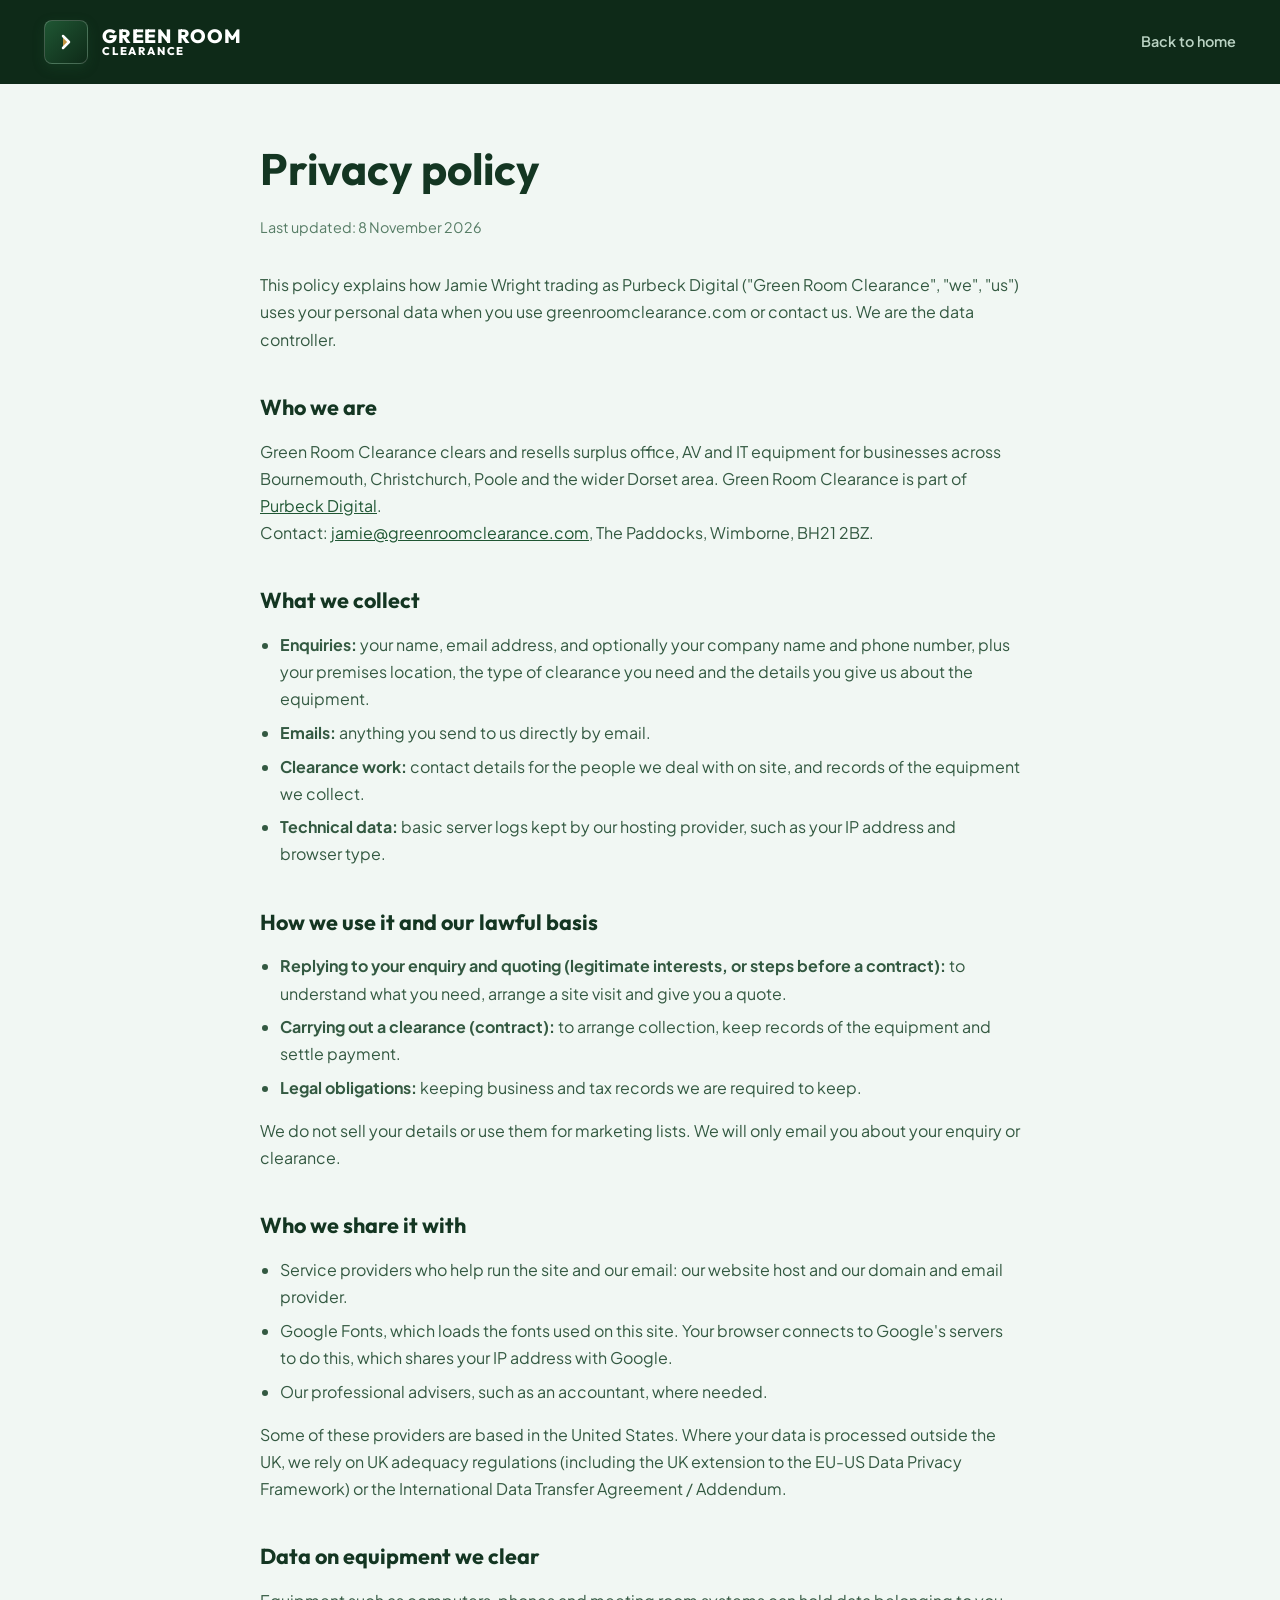
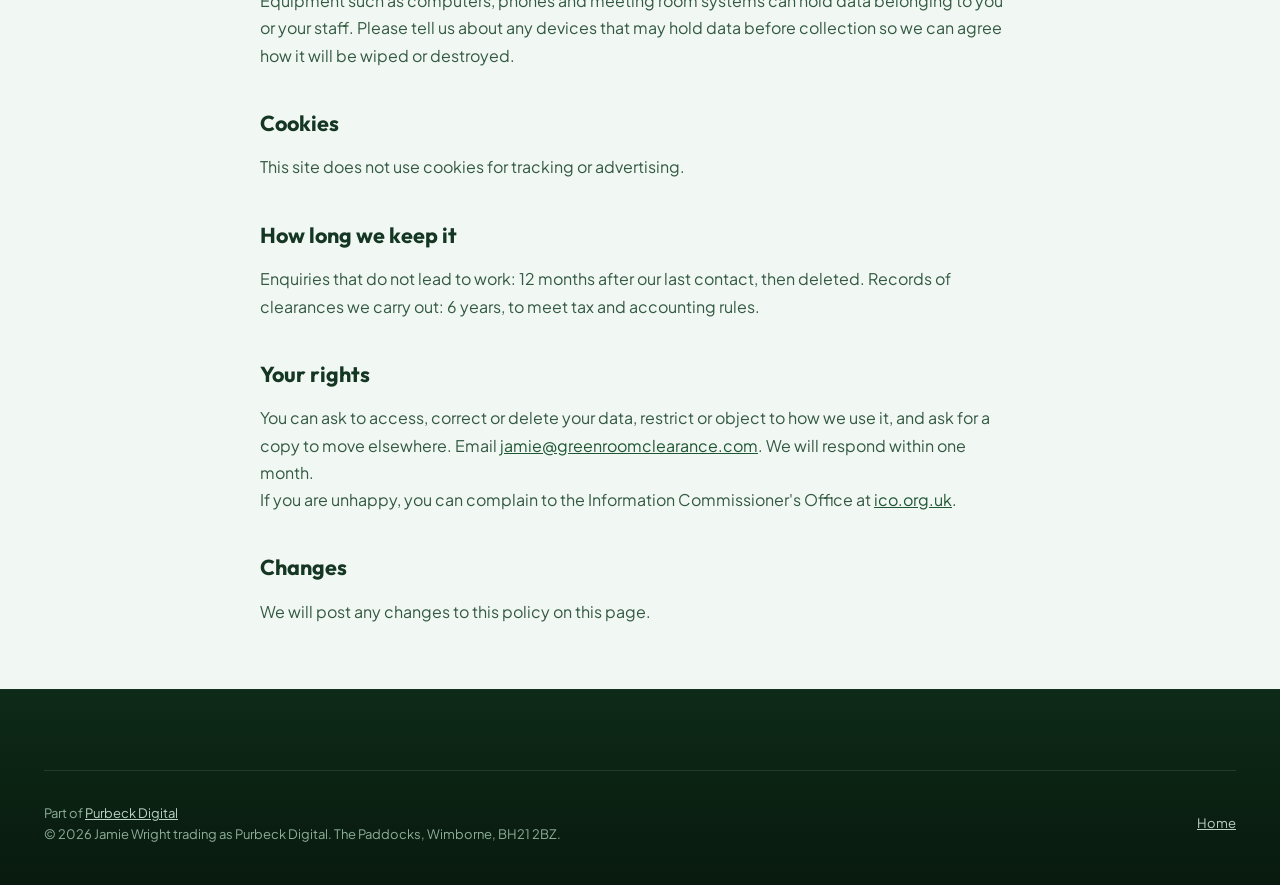
<file: privacy.html>
<!DOCTYPE html>
<html lang="en">
<head>
  <meta charset="UTF-8">
  <meta name="viewport" content="width=device-width, initial-scale=1.0">
  <title>Privacy Policy | Green Room Clearance</title>
  <meta name="description" content="How Green Room Clearance collects, uses and protects the personal data you share when you make an enquiry.">
  <link rel="canonical" href="https://greenroomclearance.com/privacy.html">
  <link rel="preconnect" href="https://fonts.googleapis.com">
  <link rel="preconnect" href="https://fonts.gstatic.com" crossorigin>
  <link href="https://fonts.googleapis.com/css2?family=Outfit:wght@500;600;700;800&family=Plus+Jakarta+Sans:wght@400;500;600;700&display=swap" rel="stylesheet">
  <link rel="stylesheet" href="styles.css">
  <style>
    .policy-header { background: var(--color-primary-900); padding: 1.25rem 0; }
    .policy-header .container { display: flex; align-items: center; justify-content: space-between; gap: 1rem; flex-wrap: wrap; }
    .policy-header .brand-text .title, .policy-header .brand-text .subtitle { color: #fff; }
    .policy-back { color: #bad3c3; font-weight: 600; font-size: 0.9rem; }
    .policy-back:hover { color: var(--color-accent-gold-light); }
    .policy { max-width: 760px; margin: 0 auto; padding: 3rem 0 4rem; color: var(--color-text-main); line-height: 1.7; }
    .policy h1 { font-family: 'Outfit', sans-serif; font-size: clamp(2rem, 5vw, 2.75rem); margin-bottom: 0.5rem; }
    .policy h2 { font-family: 'Outfit', sans-serif; font-size: 1.35rem; margin: 2.25rem 0 0.75rem; }
    .policy p, .policy li { color: var(--color-text-muted); }
    .policy ul { padding-left: 1.25rem; margin: 0.5rem 0 1rem; list-style: disc; }
    .policy li { margin-bottom: 0.4rem; }
    .policy a { color: var(--color-primary-700); text-decoration: underline; }
    .policy .updated { color: var(--color-text-subtle); font-size: 0.9rem; margin-bottom: 2rem; }
  </style>
</head>
<body>
  <header class="policy-header">
    <div class="container">
      <a href="/" class="brand-logo" aria-label="Green Room Clearance Homepage">
        <div class="logo-badge">
          <svg viewBox="0 0 24 24" fill="none" stroke="currentColor" stroke-width="2.5" stroke-linecap="round" stroke-linejoin="round">
            <polyline points="9 18 15 12 9 6"></polyline>
          </svg>
        </div>
        <div class="brand-text">
          <span class="title">GREEN ROOM</span>
          <span class="subtitle">CLEARANCE</span>
        </div>
      </a>
      <a href="/" class="policy-back">Back to home</a>
    </div>
  </header>

  <main class="container">
    <article class="policy">
      <h1>Privacy policy</h1>
      <p class="updated">Last updated: 8 November 2026</p>

      <p>This policy explains how Jamie Wright trading as Purbeck Digital ("Green Room Clearance", "we", "us") uses your personal data when you use greenroomclearance.com or contact us. We are the data controller.</p>

      <h2>Who we are</h2>
      <p>Green Room Clearance clears and resells surplus office, AV and IT equipment for businesses across Bournemouth, Christchurch, Poole and the wider Dorset area. Green Room Clearance is part of <a href="https://purbeckdigital.com">Purbeck Digital</a>.</p>
      <p>Contact: <a href="mailto:jamie@greenroomclearance.com">jamie@greenroomclearance.com</a>, The Paddocks, Wimborne, BH21 2BZ.</p>

      <h2>What we collect</h2>
      <ul>
        <li><strong>Enquiries:</strong> your name, email address, and optionally your company name and phone number, plus your premises location, the type of clearance you need and the details you give us about the equipment.</li>
        <li><strong>Emails:</strong> anything you send to us directly by email.</li>
        <li><strong>Clearance work:</strong> contact details for the people we deal with on site, and records of the equipment we collect.</li>
        <li><strong>Technical data:</strong> basic server logs kept by our hosting provider, such as your IP address and browser type.</li>
      </ul>

      <h2>How we use it and our lawful basis</h2>
      <ul>
        <li><strong>Replying to your enquiry and quoting (legitimate interests, or steps before a contract):</strong> to understand what you need, arrange a site visit and give you a quote.</li>
        <li><strong>Carrying out a clearance (contract):</strong> to arrange collection, keep records of the equipment and settle payment.</li>
        <li><strong>Legal obligations:</strong> keeping business and tax records we are required to keep.</li>
      </ul>
      <p>We do not sell your details or use them for marketing lists. We will only email you about your enquiry or clearance.</p>

      <h2>Who we share it with</h2>
      <ul>
        <li>Service providers who help run the site and our email: our website host and our domain and email provider.</li>
        <li>Google Fonts, which loads the fonts used on this site. Your browser connects to Google's servers to do this, which shares your IP address with Google.</li>
        <li>Our professional advisers, such as an accountant, where needed.</li>
      </ul>
      <p>Some of these providers are based in the United States. Where your data is processed outside the UK, we rely on UK adequacy regulations (including the UK extension to the EU-US Data Privacy Framework) or the International Data Transfer Agreement / Addendum.</p>

      <h2>Data on equipment we clear</h2>
      <p>Equipment such as computers, phones and meeting room systems can hold data belonging to you or your staff. Please tell us about any devices that may hold data before collection so we can agree how it will be wiped or destroyed.</p>

      <h2>Cookies</h2>
      <p>This site does not use cookies for tracking or advertising.</p>

      <h2>How long we keep it</h2>
      <p>Enquiries that do not lead to work: 12 months after our last contact, then deleted. Records of clearances we carry out: 6 years, to meet tax and accounting rules.</p>

      <h2>Your rights</h2>
      <p>You can ask to access, correct or delete your data, restrict or object to how we use it, and ask for a copy to move elsewhere. Email <a href="mailto:jamie@greenroomclearance.com">jamie@greenroomclearance.com</a>. We will respond within one month.</p>
      <p>If you are unhappy, you can complain to the Information Commissioner's Office at <a href="https://ico.org.uk/make-a-complaint/">ico.org.uk</a>.</p>

      <h2>Changes</h2>
      <p>We will post any changes to this policy on this page.</p>
    </article>
  </main>

  <footer class="site-footer">
    <div class="container">
      <div class="footer-bottom">
        <div>
          <div>Part of <a href="https://purbeckdigital.com" class="footer-parent-link">Purbeck Digital</a></div>
          <div>&copy; 2026 Jamie Wright trading as Purbeck Digital. The Paddocks, Wimborne, BH21 2BZ.</div>
        </div>
        <div>
          <a href="/" class="footer-parent-link">Home</a>
        </div>
      </div>
    </div>
  </footer>
</body>
</html>
</file>
<file: styles.css>
/* ==========================================================================
   GREEN ROOM CLEARANCE — MODERN DESIGN SYSTEM & STYLESHEET
   Brand: Rich British Forest & Racing Green Theme with Gold Accents
   ========================================================================== */

:root {
  /* Rich, Distinctive Green Brand Palette */
  --color-primary-950: #07190e;
  --color-primary-900: #0e2a18; /* Deep rich forest green */
  --color-primary-800: #163f25; /* Classic British racing green */
  --color-primary-700: #1f5633; /* Vibrant heritage forest green */
  --color-primary-600: #296d42; /* Lush leaf green */
  --color-primary-500: #358352; /* Medium green */
  --color-primary-400: #499e69; /* Soft green */
  --color-primary-200: #c5e3cf; /* Sage tint */
  --color-primary-100: #e0f0e6; /* Soft green tint wash */
  --color-primary-50:  #eef7f1; /* Ultra-pale green wash */
  
  --color-accent-emerald: #10b981;
  --color-accent-emerald-dark: #059669;
  --color-accent-emerald-light: #34d399;
  --color-accent-emerald-glow: rgba(16, 185, 129, 0.3);
  
  --color-accent-gold: #c29541; /* Signature warm gold from logo arrow */
  --color-accent-gold-light: #deb15c;
  --color-accent-gold-glow: rgba(194, 149, 65, 0.25);

  /* Backgrounds with visible Green Room personality */
  --color-bg-page: #f1f7f3;        /* Soft fresh sage backdrop */
  --color-bg-subtle: #e4efe7;      /* Distinctive sage green section background */
  --color-bg-card: #ffffff;        /* Crisp white cards for high contrast */
  --color-bg-card-hover: #f9fdfa;
  --color-border: #cee1d4;         /* Clean organic sage border */
  --color-border-subtle: #dceddf;

  /* Typography with noticeable forest green warmth */
  --color-text-main: #143622;      /* Deep forest text (celebrating the original #2E4A35) */
  --color-text-muted: #335941;     /* Medium forest green */
  --color-text-subtle: #577d66;    /* Muted sage */
  --color-text-inverse: #ffffff;

  /* Typography */
  --font-heading: 'Outfit', -apple-system, BlinkMacSystemFont, 'Segoe UI', Roboto, sans-serif;
  --font-body: 'Plus Jakarta Sans', -apple-system, BlinkMacSystemFont, 'Segoe UI', Roboto, sans-serif;

  /* Shadows & Elevation with subtle forest undertones */
  --shadow-sm: 0 1px 3px rgba(14, 42, 24, 0.05), 0 1px 2px rgba(14, 42, 24, 0.03);
  --shadow-md: 0 4px 14px rgba(14, 42, 24, 0.07), 0 1px 3px rgba(14, 42, 24, 0.04);
  --shadow-lg: 0 14px 34px rgba(14, 42, 24, 0.1), 0 4px 10px rgba(14, 42, 24, 0.04);
  --shadow-xl: 0 24px 50px rgba(14, 42, 24, 0.14), 0 8px 20px rgba(14, 42, 24, 0.06);
  --shadow-primary: 0 8px 25px -4px rgba(31, 86, 51, 0.35);
  --shadow-emerald: 0 10px 25px -5px rgba(16, 185, 129, 0.35);
  --shadow-gold: 0 10px 25px -5px rgba(194, 149, 65, 0.35);

  /* Layout */
  --max-width: 1240px;
  --radius-sm: 8px;
  --radius-md: 14px;
  --radius-lg: 20px;
  --radius-xl: 28px;
  --radius-full: 9999px;

  /* Transitions */
  --transition-fast: 0.18s cubic-bezier(0.16, 1, 0.3, 1);
  --transition-normal: 0.28s cubic-bezier(0.16, 1, 0.3, 1);
  --transition-smooth: 0.45s cubic-bezier(0.16, 1, 0.3, 1);
}

/* Base Reset & Box Sizing */
*, *::before, *::after {
  box-sizing: border-box;
  margin: 0;
  padding: 0;
}

html {
  font-size: 16px;
  scroll-behavior: smooth;
  scroll-padding-top: 90px;
  -webkit-font-smoothing: antialiased;
  -moz-osx-font-smoothing: grayscale;
}

body {
  font-family: var(--font-body);
  background-color: var(--color-bg-page);
  color: var(--color-text-main);
  line-height: 1.6;
  overflow-x: hidden;
}

img, svg {
  display: block;
  max-width: 100%;
}

a {
  color: inherit;
  text-decoration: none;
  transition: color var(--transition-fast);
}

button, input, textarea, select {
  font: inherit;
  color: inherit;
}

/* ==========================================================================
   UTILITY & CONTAINER STYLES
   ========================================================================== */
.container {
  width: 100%;
  max-width: var(--max-width);
  margin-left: auto;
  margin-right: auto;
  padding-left: 1.5rem;
  padding-right: 1.5rem;
}

.section-padding {
  padding-top: 6rem;
  padding-bottom: 6rem;
}

@media (max-width: 768px) {
  .section-padding {
    padding-top: 4rem;
    padding-bottom: 4rem;
  }
}

.badge {
  display: inline-flex;
  align-items: center;
  gap: 0.5rem;
  padding: 0.4rem 0.95rem;
  border-radius: var(--radius-full);
  font-size: 0.8125rem;
  font-weight: 700;
  letter-spacing: 0.02em;
}

.badge-location {
  background-color: #dff0e5;
  color: var(--color-primary-800);
  border: 1px solid #bfdcce;
  box-shadow: 0 2px 8px rgba(31, 86, 51, 0.08);
}

.badge-pulse {
  width: 8px;
  height: 8px;
  border-radius: 50%;
  background-color: var(--color-accent-emerald);
  position: relative;
}

.badge-pulse::after {
  content: '';
  position: absolute;
  inset: -3px;
  border-radius: 50%;
  background-color: var(--color-accent-emerald);
  opacity: 0.6;
  animation: pulse 2s infinite;
}

@keyframes pulse {
  0% { transform: scale(1); opacity: 0.8; }
  50% { transform: scale(2.2); opacity: 0; }
  100% { transform: scale(1); opacity: 0; }
}

.section-header {
  text-align: center;
  max-width: 740px;
  margin-left: auto;
  margin-right: auto;
  margin-bottom: 3.5rem;
}

.section-header .tagline {
  color: var(--color-primary-600);
  background: rgba(41, 109, 66, 0.08);
  display: inline-block;
  padding: 0.3rem 0.85rem;
  border-radius: var(--radius-full);
  font-size: 0.8125rem;
  font-weight: 700;
  text-transform: uppercase;
  letter-spacing: 0.12em;
  margin-bottom: 0.875rem;
  border: 1px solid rgba(41, 109, 66, 0.15);
}

.section-header h2 {
  font-family: var(--font-heading);
  font-size: 2.35rem;
  font-weight: 800;
  line-height: 1.25;
  color: var(--color-primary-900);
  margin-bottom: 1rem;
}

.section-header p {
  color: var(--color-text-muted);
  font-size: 1.0625rem;
  line-height: 1.65;
}

@media (max-width: 768px) {
  .section-header h2 {
    font-size: 1.85rem;
  }
}

/* ==========================================================================
   NAVIGATION
   ========================================================================== */
.site-nav {
  position: fixed;
  top: 0;
  left: 0;
  right: 0;
  z-index: 1000;
  transition: all var(--transition-normal);
  padding: 1.25rem 0;
}

.site-nav.scrolled {
  padding: 0.75rem 0;
  background-color: rgba(241, 247, 243, 0.94);
  backdrop-filter: blur(18px);
  -webkit-backdrop-filter: blur(18px);
  border-bottom: 1px solid var(--color-border);
  box-shadow: 0 4px 20px rgba(14, 42, 24, 0.05);
}

.nav-wrapper {
  display: flex;
  align-items: center;
  justify-content: space-between;
}

.brand-logo {
  display: flex;
  align-items: center;
  gap: 0.875rem;
  font-family: var(--font-heading);
  font-size: 1.2rem;
  font-weight: 800;
  color: var(--color-primary-800);
  letter-spacing: -0.01em;
}

.logo-badge {
  display: flex;
  align-items: center;
  justify-content: center;
  width: 44px;
  height: 44px;
  background: linear-gradient(135deg, var(--color-primary-700), var(--color-primary-900));
  border-radius: var(--radius-sm);
  color: #fff;
  position: relative;
  box-shadow: 0 4px 12px rgba(31, 86, 51, 0.3);
  border: 1px solid rgba(255, 255, 255, 0.2);
}

.logo-badge svg {
  width: 24px;
  height: 24px;
  fill: var(--color-accent-gold);
}

.brand-text {
  display: flex;
  flex-direction: column;
  line-height: 1.05;
}

.brand-text .title {
  color: var(--color-primary-800);
  font-size: 1.2rem;
  font-weight: 800;
  letter-spacing: 0.04em;
}

.brand-text .subtitle {
  color: var(--color-accent-gold);
  font-size: 0.7rem;
  font-weight: 800;
  letter-spacing: 0.16em;
  text-transform: uppercase;
}

.nav-links {
  display: flex;
  align-items: center;
  gap: 2rem;
  list-style: none;
}

.nav-link {
  font-size: 0.9375rem;
  font-weight: 600;
  color: var(--color-text-muted);
  position: relative;
  padding: 0.25rem 0;
}

.nav-link:hover, .nav-link.active {
  color: var(--color-primary-800);
}

.nav-link::after {
  content: '';
  position: absolute;
  bottom: -2px;
  left: 0;
  width: 0%;
  height: 2.5px;
  background-color: var(--color-primary-600);
  border-radius: 2px;
  transition: width var(--transition-fast);
}

.nav-link:hover::after, .nav-link.active::after {
  width: 100%;
}

.nav-actions {
  display: flex;
  align-items: center;
  gap: 1rem;
}

.btn {
  display: inline-flex;
  align-items: center;
  justify-content: center;
  gap: 0.625rem;
  padding: 0.75rem 1.45rem;
  border-radius: var(--radius-sm);
  font-size: 0.9375rem;
  font-weight: 700;
  cursor: pointer;
  border: 1px solid transparent;
  transition: all var(--transition-fast);
  text-align: center;
  white-space: nowrap;
}

.btn-primary {
  background: linear-gradient(135deg, var(--color-primary-700), var(--color-primary-800));
  color: var(--color-text-inverse);
  box-shadow: var(--shadow-primary);
  border: 1px solid rgba(255, 255, 255, 0.15);
}

.btn-primary:hover {
  background: linear-gradient(135deg, var(--color-primary-600), var(--color-primary-800));
  transform: translateY(-1px);
  box-shadow: 0 8px 24px rgba(31, 86, 51, 0.45);
}

.btn-gold {
  background: linear-gradient(135deg, var(--color-accent-gold), #b38533);
  color: #ffffff;
  box-shadow: var(--shadow-gold);
}

.btn-gold:hover {
  background: linear-gradient(135deg, var(--color-accent-gold-light), var(--color-accent-gold));
  transform: translateY(-1px);
}

.btn-outline {
  background-color: #e3efe7;
  color: var(--color-primary-800);
  border-color: rgba(31, 86, 51, 0.25);
}

.btn-outline:hover {
  background-color: #d6e8dc;
  border-color: var(--color-primary-700);
}

.mobile-toggle {
  display: none;
  background: none;
  border: none;
  cursor: pointer;
  padding: 0.5rem;
  color: var(--color-primary-900);
}

@media (max-width: 992px) {
  .nav-links {
    position: fixed;
    top: 74px;
    left: 0;
    right: 0;
    background: #ffffff;
    flex-direction: column;
    padding: 2rem;
    gap: 1.5rem;
    border-bottom: 1px solid var(--color-border);
    box-shadow: var(--shadow-lg);
    transform: translateY(-150%);
    transition: transform var(--transition-normal);
  }

  .nav-links.open {
    transform: translateY(0);
  }

  .mobile-toggle {
    display: block;
  }

  .nav-actions .btn-primary {
    display: none;
  }
}

/* ==========================================================================
   HERO SECTION — RICH GREEN AMBIENCE
   ========================================================================== */
.hero-section {
  padding-top: 9rem;
  padding-bottom: 5.5rem;
  position: relative;
  background: radial-gradient(circle at 12% 20%, rgba(41, 109, 66, 0.18) 0%, transparent 45%),
              radial-gradient(circle at 88% 12%, rgba(194, 149, 65, 0.14) 0%, transparent 40%),
              radial-gradient(circle at 50% 90%, rgba(16, 185, 129, 0.08) 0%, transparent 50%),
              linear-gradient(180deg, #e3efe7 0%, var(--color-bg-page) 100%);
  overflow: hidden;
}

.hero-grid {
  display: grid;
  grid-template-columns: 1.15fr 0.85fr;
  align-items: center;
  gap: 3.5rem;
}

.hero-content {
  position: relative;
  z-index: 2;
}

.hero-badge-container {
  margin-bottom: 1.5rem;
}

.hero-title {
  font-family: var(--font-heading);
  font-size: 3.35rem;
  font-weight: 800;
  line-height: 1.15;
  color: var(--color-primary-900);
  letter-spacing: -0.02em;
  margin-bottom: 1.25rem;
}

.hero-title span.highlight {
  color: var(--color-primary-600);
  background: linear-gradient(135deg, var(--color-primary-600) 0%, var(--color-accent-gold) 100%);
  -webkit-background-clip: text;
  -webkit-text-fill-color: transparent;
  position: relative;
  display: inline-block;
}

.hero-subtitle {
  font-size: 1.25rem;
  line-height: 1.5;
  color: var(--color-primary-700);
  font-weight: 700;
  margin-bottom: 1rem;
}

.hero-description {
  font-size: 1.0625rem;
  line-height: 1.65;
  color: var(--color-text-muted);
  margin-bottom: 2rem;
  max-width: 540px;
}

.hero-cta-group {
  display: flex;
  align-items: center;
  gap: 1.25rem;
  margin-bottom: 2.5rem;
  flex-wrap: wrap;
}

.hero-trust-row {
  display: flex;
  align-items: center;
  gap: 1.75rem;
  padding-top: 1.75rem;
  border-top: 1px solid var(--color-border);
  flex-wrap: wrap;
}

.trust-item {
  display: flex;
  align-items: center;
  gap: 0.5rem;
  font-size: 0.875rem;
  font-weight: 700;
  color: var(--color-primary-800);
}

.trust-item svg {
  width: 18px;
  height: 18px;
  color: var(--color-accent-emerald-dark);
}

/* Hero Visual Showcase */
.hero-visual-wrapper {
  position: relative;
}

.hero-image-card {
  position: relative;
  border-radius: var(--radius-lg);
  overflow: hidden;
  box-shadow: 0 20px 45px rgba(14, 42, 24, 0.16);
  border: 3px solid rgba(255, 255, 255, 0.95);
  background: #ffffff;
}

.hero-image-card img {
  width: 100%;
  height: 480px;
  object-fit: cover;
  transition: transform var(--transition-smooth);
}

.hero-image-card:hover img {
  transform: scale(1.02);
}

/* Floating Glass Cards */
.floating-glass-pill {
  position: absolute;
  background: rgba(255, 255, 255, 0.92);
  backdrop-filter: blur(16px);
  -webkit-backdrop-filter: blur(16px);
  border: 1px solid rgba(255, 255, 255, 0.95);
  padding: 0.875rem 1.25rem;
  border-radius: var(--radius-md);
  box-shadow: 0 12px 30px rgba(14, 42, 24, 0.12);
  display: flex;
  align-items: center;
  gap: 0.875rem;
  z-index: 3;
  animation: float 4s ease-in-out infinite;
}

.floating-glass-pill.top-right {
  top: 1.5rem;
  right: -1.5rem;
}

.floating-glass-pill.bottom-left {
  bottom: 1.5rem;
  left: -1.5rem;
  animation-delay: -2s;
}

@keyframes float {
  0%, 100% { transform: translateY(0); }
  50% { transform: translateY(-8px); }
}

.pill-icon {
  width: 40px;
  height: 40px;
  border-radius: 50%;
  background: #e1efe6;
  display: flex;
  align-items: center;
  justify-content: center;
  flex-shrink: 0;
  color: var(--color-primary-700);
}

.pill-icon.green {
  background: #d4ebd9;
  color: var(--color-primary-800);
}

.pill-text {
  display: flex;
  flex-direction: column;
}

.pill-title {
  font-size: 0.875rem;
  font-weight: 800;
  color: var(--color-primary-900);
}

.pill-desc {
  font-size: 0.75rem;
  color: var(--color-text-muted);
}

@media (max-width: 992px) {
  .hero-grid {
    grid-template-columns: 1fr;
    gap: 3rem;
  }
  
  .hero-title {
    font-size: 2.6rem;
  }
  
  .floating-glass-pill.top-right {
    right: 0.5rem;
    top: 1rem;
  }
  
  .floating-glass-pill.bottom-left {
    left: 0.5rem;
    bottom: 1rem;
  }
}

/* ==========================================================================
   METRICS & REGIONAL COVERAGE BAR — DEEP RACING GREEN
   ========================================================================== */
.stats-banner {
  background: linear-gradient(135deg, #0e2a18 0%, #174226 50%, #0d2817 100%);
  border-top: 1px solid rgba(16, 185, 129, 0.25);
  border-bottom: 1px solid rgba(16, 185, 129, 0.2);
  color: #ffffff;
  padding: 3.25rem 0;
  position: relative;
  z-index: 10;
  box-shadow: inset 0 1px 0 rgba(255, 255, 255, 0.1);
}

.stats-grid {
  display: grid;
  grid-template-columns: repeat(4, 1fr);
  gap: 2rem;
  text-align: center;
}

.stat-item {
  position: relative;
}

.stat-item:not(:last-child)::after {
  content: '';
  position: absolute;
  right: -1rem;
  top: 20%;
  height: 60%;
  width: 1px;
  background: rgba(255, 255, 255, 0.16);
}

.stat-value {
  font-family: var(--font-heading);
  font-size: 2.65rem;
  font-weight: 800;
  color: var(--color-accent-gold-light);
  line-height: 1.1;
  margin-bottom: 0.35rem;
  letter-spacing: -0.01em;
}

.stat-label {
  font-size: 0.9rem;
  color: #d1e5d7;
  font-weight: 600;
}

@media (max-width: 768px) {
  .stats-grid {
    grid-template-columns: repeat(2, 1fr);
    row-gap: 2rem;
  }
  .stat-item:nth-child(2)::after {
    display: none;
  }
}

/* ==========================================================================
   SERVICES BENTO GRID
   ========================================================================== */
.services-section {
  background-color: var(--color-bg-page);
}

.bento-grid {
  display: grid;
  grid-template-columns: repeat(12, 1fr);
  gap: 1.5rem;
}

.bento-card {
  background-color: var(--color-bg-card);
  border: 1px solid var(--color-border);
  border-radius: var(--radius-lg);
  padding: 2.25rem;
  transition: all var(--transition-normal);
  position: relative;
  display: flex;
  flex-direction: column;
  justify-content: space-between;
  box-shadow: var(--shadow-sm);
  overflow: hidden;
}

.bento-card:hover {
  transform: translateY(-4px);
  border-color: var(--color-primary-500);
  box-shadow: 0 16px 36px rgba(14, 42, 24, 0.12);
}

.bento-card.col-7 {
  grid-column: span 7;
}

.bento-card.col-5 {
  grid-column: span 5;
}

.bento-card.col-4 {
  grid-column: span 4;
}

.bento-card.col-8 {
  grid-column: span 8;
}

.bento-card.featured {
  background: linear-gradient(145deg, #ffffff 0%, #edf7f1 100%);
  border-color: rgba(31, 86, 51, 0.35);
  box-shadow: 0 6px 20px rgba(31, 86, 51, 0.06);
}

.card-icon-box {
  width: 54px;
  height: 54px;
  border-radius: var(--radius-md);
  background-color: #dff0e5;
  color: var(--color-primary-700);
  display: flex;
  align-items: center;
  justify-content: center;
  margin-bottom: 1.5rem;
  transition: all var(--transition-fast);
  border: 1px solid #c9e3d3;
}

.bento-card:hover .card-icon-box {
  background-color: var(--color-primary-700);
  color: #ffffff;
  border-color: var(--color-primary-700);
}

.card-icon-box svg {
  width: 26px;
  height: 26px;
}

.bento-card h3 {
  font-family: var(--font-heading);
  font-size: 1.4rem;
  font-weight: 700;
  color: var(--color-primary-900);
  margin-bottom: 0.75rem;
}

.bento-card p {
  color: var(--color-text-muted);
  font-size: 0.95rem;
  line-height: 1.6;
  margin-bottom: 1.25rem;
}

.card-tags {
  display: flex;
  flex-wrap: wrap;
  gap: 0.5rem;
  margin-top: auto;
}

.card-tag {
  background-color: #eaf4ed;
  color: var(--color-primary-800);
  padding: 0.35rem 0.75rem;
  border-radius: var(--radius-full);
  font-size: 0.75rem;
  font-weight: 700;
  border: 1px solid #cbe1d3;
}

.card-image-preview {
  margin-top: 1.5rem;
  border-radius: var(--radius-md);
  overflow: hidden;
  height: 170px;
  border: 1px solid var(--color-border);
}

.card-image-preview img {
  width: 100%;
  height: 100%;
  object-fit: cover;
}

@media (max-width: 992px) {
  .bento-card.col-7,
  .bento-card.col-5,
  .bento-card.col-4,
  .bento-card.col-8 {
    grid-column: span 12;
  }
}

/* ==========================================================================
   SUPPORTING LOCAL BUSINESSES (SECTORS) — SAGE GREEN AMBIENCE
   ========================================================================== */
.sectors-section {
  background: linear-gradient(180deg, #e7f2eb 0%, #dbeae0 100%);
  position: relative;
  border-top: 1px solid var(--color-border);
  border-bottom: 1px solid var(--color-border);
}

.sectors-grid {
  display: grid;
  grid-template-columns: repeat(3, 1fr);
  gap: 1.5rem;
}

.sector-card {
  background: #ffffff;
  border: 1px solid #cce0d2;
  border-radius: var(--radius-md);
  padding: 1.75rem;
  display: flex;
  align-items: flex-start;
  gap: 1.25rem;
  transition: all var(--transition-fast);
  box-shadow: 0 2px 10px rgba(14, 42, 24, 0.03);
}

.sector-card:hover {
  transform: translateY(-2px);
  border-color: var(--color-primary-600);
  box-shadow: 0 8px 24px rgba(14, 42, 24, 0.08);
}

.sector-icon {
  width: 46px;
  height: 46px;
  border-radius: var(--radius-sm);
  background-color: #e2f1e7;
  color: var(--color-primary-700);
  display: flex;
  align-items: center;
  justify-content: center;
  flex-shrink: 0;
  border: 1px solid #cde5d6;
  transition: all var(--transition-fast);
}

.sector-card:hover .sector-icon {
  background-color: var(--color-primary-700);
  color: #ffffff;
}

.sector-icon svg {
  width: 22px;
  height: 22px;
}

.sector-info h4 {
  font-family: var(--font-heading);
  font-size: 1.125rem;
  font-weight: 700;
  color: var(--color-primary-900);
  margin-bottom: 0.35rem;
}

.sector-info p {
  font-size: 0.875rem;
  color: var(--color-text-muted);
  line-height: 1.5;
}

.sector-callout {
  margin-top: 3rem;
  background: linear-gradient(135deg, #ffffff 0%, #edf7f1 100%);
  border: 1px solid #b7dbc4;
  border-radius: var(--radius-lg);
  padding: 2.25rem 2.75rem;
  display: flex;
  align-items: center;
  justify-content: space-between;
  gap: 2rem;
  box-shadow: 0 8px 25px rgba(31, 86, 51, 0.08);
}

.sector-callout-text h3 {
  font-family: var(--font-heading);
  font-size: 1.3rem;
  font-weight: 800;
  color: var(--color-primary-900);
  margin-bottom: 0.35rem;
}

.sector-callout-text p {
  color: var(--color-text-muted);
  font-size: 0.95rem;
}

@media (max-width: 992px) {
  .sectors-grid {
    grid-template-columns: repeat(2, 1fr);
  }
  .sector-callout {
    flex-direction: column;
    text-align: center;
  }
}

@media (max-width: 600px) {
  .sectors-grid {
    grid-template-columns: 1fr;
  }
}

/* ==========================================================================
   HOW IT WORKS (PROCESS TIMELINE)
   ========================================================================== */
.process-section {
  background-color: var(--color-bg-page);
  position: relative;
}

.process-steps-container {
  position: relative;
  max-width: 1040px;
  margin: 0 auto;
}

.process-nav-tabs {
  display: flex;
  justify-content: space-between;
  position: relative;
  margin-bottom: 3.5rem;
}

.process-nav-tabs::before {
  content: '';
  position: absolute;
  top: 24px;
  left: 30px;
  right: 30px;
  height: 2px;
  background-color: #bed6c6;
  z-index: 1;
}

.step-nav-btn {
  position: relative;
  z-index: 2;
  background: none;
  border: none;
  display: flex;
  flex-direction: column;
  align-items: center;
  cursor: pointer;
  padding: 0 0.5rem;
}

.step-num-circle {
  width: 50px;
  height: 50px;
  border-radius: 50%;
  background-color: #ffffff;
  border: 2px solid #bed6c6;
  color: var(--color-primary-700);
  font-weight: 800;
  display: flex;
  align-items: center;
  justify-content: center;
  margin-bottom: 0.75rem;
  transition: all var(--transition-fast);
  box-shadow: var(--shadow-sm);
}

.step-nav-label {
  font-size: 0.8125rem;
  font-weight: 700;
  color: var(--color-text-muted);
  transition: color var(--transition-fast);
  text-align: center;
  max-width: 120px;
}

.step-nav-btn.active .step-num-circle {
  background-color: var(--color-primary-700);
  border-color: var(--color-primary-700);
  color: #ffffff;
  transform: scale(1.1);
  box-shadow: 0 6px 18px rgba(31, 86, 51, 0.4);
}

.step-nav-btn.active .step-nav-label {
  color: var(--color-primary-900);
  font-weight: 800;
}

/* Step Content Card */
.step-details-card {
  background-color: #ffffff;
  border: 1px solid var(--color-border);
  border-radius: var(--radius-xl);
  padding: 3rem;
  box-shadow: 0 10px 30px rgba(14, 42, 24, 0.08);
  display: grid;
  grid-template-columns: 1.2fr 0.8fr;
  gap: 3rem;
  align-items: center;
}

.step-badge {
  color: var(--color-primary-600);
  background: #e5f2e9;
  display: inline-block;
  padding: 0.25rem 0.75rem;
  border-radius: var(--radius-full);
  font-size: 0.8125rem;
  font-weight: 700;
  letter-spacing: 0.08em;
  text-transform: uppercase;
  margin-bottom: 0.75rem;
  border: 1px solid #c8e2d1;
}

.step-details-card h3 {
  font-family: var(--font-heading);
  font-size: 2rem;
  font-weight: 800;
  color: var(--color-primary-900);
  margin-bottom: 1rem;
}

.step-details-card p {
  color: var(--color-text-muted);
  font-size: 1.05rem;
  line-height: 1.7;
  margin-bottom: 1.5rem;
}

.step-checklist {
  list-style: none;
  display: flex;
  flex-direction: column;
  gap: 0.75rem;
}

.step-checklist li {
  display: flex;
  align-items: center;
  gap: 0.625rem;
  font-size: 0.9375rem;
  color: var(--color-text-main);
  font-weight: 600;
}

.step-checklist li svg {
  color: var(--color-primary-600);
  flex-shrink: 0;
}

.step-visual-box {
  background: linear-gradient(145deg, #e9f4ec 0%, #dbecdf 100%);
  border-radius: var(--radius-lg);
  padding: 2.5rem 2rem;
  border: 1px solid #c5dece;
  display: flex;
  flex-direction: column;
  align-items: center;
  justify-content: center;
  text-align: center;
  box-shadow: inset 0 2px 6px rgba(255, 255, 255, 0.6);
}

.step-visual-icon {
  width: 76px;
  height: 76px;
  border-radius: 50%;
  background: #ffffff;
  color: var(--color-primary-700);
  display: flex;
  align-items: center;
  justify-content: center;
  margin-bottom: 1.25rem;
  box-shadow: 0 8px 20px rgba(14, 42, 24, 0.12);
  border: 1px solid #d0e5d7;
}

.step-visual-icon svg {
  width: 38px;
  height: 38px;
}

.step-visual-highlight {
  font-family: var(--font-heading);
  font-size: 1.15rem;
  font-weight: 800;
  color: var(--color-primary-900);
}

@media (max-width: 860px) {
  .process-nav-tabs {
    overflow-x: auto;
    padding-bottom: 1rem;
    gap: 1.5rem;
    justify-content: flex-start;
  }
  .process-nav-tabs::before {
    display: none;
  }
  .step-details-card {
    grid-template-columns: 1fr;
    padding: 2rem;
  }
}

/* ==========================================================================
   WHY CHOOSE GREEN ROOM
   ========================================================================== */
.why-section {
  background: linear-gradient(180deg, #e4efe7 0%, var(--color-bg-page) 100%);
  border-top: 1px solid var(--color-border);
}

.why-grid {
  display: grid;
  grid-template-columns: repeat(5, 1fr);
  gap: 1.25rem;
}

.why-pillar-card {
  background: #ffffff;
  border: 1px solid var(--color-border);
  border-radius: var(--radius-lg);
  padding: 2.25rem 1.5rem;
  text-align: center;
  transition: all var(--transition-normal);
  display: flex;
  flex-direction: column;
  align-items: center;
  box-shadow: 0 2px 8px rgba(14, 42, 24, 0.04);
}

.why-pillar-card:hover {
  transform: translateY(-6px);
  border-color: var(--color-primary-500);
  box-shadow: 0 16px 36px rgba(14, 42, 24, 0.12);
}

.why-icon {
  width: 60px;
  height: 60px;
  border-radius: 50%;
  background-color: #e2f1e7;
  color: var(--color-primary-700);
  display: flex;
  align-items: center;
  justify-content: center;
  margin-bottom: 1.25rem;
  transition: all var(--transition-fast);
  border: 1px solid #cde3d5;
}

.why-pillar-card:hover .why-icon {
  background-color: var(--color-primary-700);
  color: #ffffff;
  border-color: var(--color-primary-700);
}

.why-icon svg {
  width: 28px;
  height: 28px;
}

.why-pillar-card h3 {
  font-family: var(--font-heading);
  font-size: 1.2rem;
  font-weight: 700;
  color: var(--color-primary-900);
  margin-bottom: 0.625rem;
}

.why-pillar-card p {
  font-size: 0.875rem;
  color: var(--color-text-muted);
  line-height: 1.55;
}

@media (max-width: 1024px) {
  .why-grid {
    grid-template-columns: repeat(3, 1fr);
  }
}

@media (max-width: 640px) {
  .why-grid {
    grid-template-columns: 1fr;
  }
}

/* ==========================================================================
   INTERACTIVE INQUIRY & CONTACT SECTION
   ========================================================================== */
.contact-section {
  background-color: var(--color-bg-page);
  position: relative;
}

.contact-card-wrapper {
  background: #ffffff;
  border: 1px solid var(--color-border);
  border-radius: var(--radius-xl);
  box-shadow: var(--shadow-xl);
  overflow: hidden;
  display: grid;
  grid-template-columns: 1fr 1.35fr;
}

/* Left Contact Sidebar — Signature Deep Forest Green */
.contact-sidebar {
  background: linear-gradient(150deg, #0b2214 0%, #153e24 60%, #1d5330 100%);
  color: #ffffff;
  padding: 3.5rem 3rem;
  display: flex;
  flex-direction: column;
  justify-content: space-between;
  position: relative;
  border-right: 1px solid rgba(255, 255, 255, 0.12);
}

.sidebar-header .tagline {
  color: var(--color-accent-gold-light);
  font-size: 0.8125rem;
  font-weight: 800;
  text-transform: uppercase;
  letter-spacing: 0.12em;
  margin-bottom: 0.75rem;
  display: block;
}

.sidebar-header h3 {
  font-family: var(--font-heading);
  font-size: 2.15rem;
  font-weight: 800;
  line-height: 1.2;
  margin-bottom: 1.25rem;
}

.sidebar-header p {
  color: #d1e5d7;
  font-size: 1rem;
  line-height: 1.6;
  margin-bottom: 2.5rem;
}

.contact-direct-items {
  display: flex;
  flex-direction: column;
  gap: 1.5rem;
}

.direct-item {
  display: flex;
  align-items: flex-start;
  gap: 1rem;
}

.direct-icon {
  width: 42px;
  height: 42px;
  border-radius: var(--radius-sm);
  background: rgba(255, 255, 255, 0.1);
  display: flex;
  align-items: center;
  justify-content: center;
  color: var(--color-accent-gold-light);
  flex-shrink: 0;
  border: 1px solid rgba(255, 255, 255, 0.12);
}

.direct-icon svg {
  width: 20px;
  height: 20px;
}

.direct-info .label {
  font-size: 0.75rem;
  color: #9abfa7;
  text-transform: uppercase;
  letter-spacing: 0.06em;
  font-weight: 700;
}

.direct-info .value {
  font-size: 1.05rem;
  color: #ffffff;
  font-weight: 700;
}

.sidebar-footer-badge {
  margin-top: 3rem;
  padding: 1.1rem 1.35rem;
  background: rgba(255, 255, 255, 0.08);
  border-radius: var(--radius-md);
  border: 1px solid rgba(255, 255, 255, 0.15);
  display: flex;
  align-items: center;
  gap: 0.875rem;
}

.sidebar-footer-badge svg {
  color: var(--color-accent-emerald-light);
  flex-shrink: 0;
}

.sidebar-footer-badge span {
  font-size: 0.875rem;
  color: #e2ede5;
  font-weight: 600;
}

/* Right Interactive Form */
.contact-form-container {
  padding: 3.5rem;
  background-color: #fafdfb;
}

.form-group-title {
  font-size: 0.875rem;
  font-weight: 800;
  color: var(--color-primary-900);
  text-transform: uppercase;
  letter-spacing: 0.06em;
  margin-bottom: 0.875rem;
}

/* Equipment Scope Selector Pills */
.scope-pills {
  display: flex;
  flex-wrap: wrap;
  gap: 0.625rem;
  margin-bottom: 2rem;
}

.scope-pill-btn {
  background: #edf6f0;
  border: 1px solid #cbe1d3;
  padding: 0.55rem 1.1rem;
  border-radius: var(--radius-full);
  font-size: 0.875rem;
  font-weight: 700;
  color: var(--color-primary-800);
  cursor: pointer;
  transition: all var(--transition-fast);
}

.scope-pill-btn:hover {
  background: #e0f0e6;
  border-color: var(--color-primary-600);
}

.scope-pill-btn.selected {
  background: var(--color-primary-700);
  border-color: var(--color-primary-700);
  color: #ffffff;
  box-shadow: 0 4px 14px rgba(31, 86, 51, 0.3);
}

.form-row {
  display: grid;
  grid-template-columns: 1fr 1fr;
  gap: 1.25rem;
  margin-bottom: 1.25rem;
}

.form-field {
  display: flex;
  flex-direction: column;
  gap: 0.4rem;
  margin-bottom: 1.25rem;
}

.form-field label {
  font-size: 0.8125rem;
  font-weight: 700;
  color: var(--color-primary-800);
}

.form-field label span.optional {
  font-weight: 400;
  color: var(--color-text-subtle);
}

.form-input, .form-textarea, .form-select {
  width: 100%;
  padding: 0.75rem 1rem;
  border-radius: var(--radius-sm);
  border: 1px solid var(--color-border);
  background-color: #ffffff;
  color: var(--color-text-main);
  transition: all var(--transition-fast);
  outline: none;
}

.form-input:focus, .form-textarea:focus, .form-select:focus {
  border-color: var(--color-primary-600);
  box-shadow: 0 0 0 3px rgba(31, 86, 51, 0.16);
}

.form-textarea {
  resize: vertical;
  min-height: 120px;
}

.form-submit-row {
  display: flex;
  align-items: center;
  justify-content: space-between;
  gap: 1.5rem;
  margin-top: 1.5rem;
}

.form-privacy-note {
  font-size: 0.8125rem;
  color: var(--color-text-muted);
  font-weight: 600;
}

/* Modal feedback */
.submission-modal {
  display: none;
  position: fixed;
  inset: 0;
  background: rgba(14, 42, 24, 0.65);
  backdrop-filter: blur(8px);
  z-index: 2000;
  align-items: center;
  justify-content: center;
  padding: 1.5rem;
}

.submission-modal.active {
  display: flex;
}

.modal-content {
  background: #ffffff;
  border-radius: var(--radius-xl);
  padding: 3rem;
  max-width: 520px;
  width: 100%;
  text-align: center;
  box-shadow: var(--shadow-xl);
  animation: modalScale 0.3s cubic-bezier(0.16, 1, 0.3, 1);
  border: 2px solid var(--color-border);
}

@keyframes modalScale {
  0% { transform: scale(0.9); opacity: 0; }
  100% { transform: scale(1); opacity: 1; }
}

.modal-icon {
  width: 68px;
  height: 68px;
  border-radius: 50%;
  background: #dff0e5;
  color: var(--color-primary-700);
  display: flex;
  align-items: center;
  justify-content: center;
  margin: 0 auto 1.5rem auto;
  border: 1px solid #c2e0cd;
}

.modal-content h3 {
  font-family: var(--font-heading);
  font-size: 1.75rem;
  font-weight: 800;
  color: var(--color-primary-900);
  margin-bottom: 0.75rem;
}

.modal-content p {
  color: var(--color-text-muted);
  font-size: 1rem;
  line-height: 1.6;
  margin-bottom: 2rem;
}

@media (max-width: 992px) {
  .contact-card-wrapper {
    grid-template-columns: 1fr;
  }
  .contact-sidebar {
    padding: 2.5rem 2rem;
  }
  .contact-form-container {
    padding: 2.5rem 2rem;
  }
  .form-row {
    grid-template-columns: 1fr;
  }
}

/* ==========================================================================
   FOOTER — RICH FOREST GREEN
   ========================================================================== */
.site-footer {
  background: linear-gradient(180deg, #0e2a18 0%, #081a0e 100%);
  color: #ffffff;
  padding-top: 5rem;
  padding-bottom: 2.5rem;
  border-top: 1px solid rgba(41, 109, 66, 0.3);
}

.footer-grid {
  display: grid;
  grid-template-columns: 1.5fr 1fr 1fr 1fr;
  gap: 3rem;
  margin-bottom: 4rem;
}

.footer-brand .brand-logo {
  color: #ffffff;
  margin-bottom: 1.25rem;
}

.footer-brand .title {
  color: #ffffff;
}

.footer-brand p {
  color: #bad3c3;
  font-size: 0.9375rem;
  line-height: 1.6;
  max-width: 320px;
}

.footer-col h5 {
  font-family: var(--font-heading);
  font-size: 1rem;
  font-weight: 800;
  color: #ffffff;
  margin-bottom: 1.25rem;
  letter-spacing: 0.02em;
}

.footer-links {
  list-style: none;
  display: flex;
  flex-direction: column;
  gap: 0.75rem;
}

.footer-links a {
  color: #bad3c3;
  font-size: 0.875rem;
  font-weight: 500;
  transition: color var(--transition-fast);
}

.footer-links a:hover {
  color: var(--color-accent-gold-light);
}

.footer-parent-link {
  color: #bad3c3;
  text-decoration: underline;
}

.footer-parent-link:hover {
  color: var(--color-accent-gold-light);
}

.footer-bottom {
  display: flex;
  align-items: center;
  justify-content: space-between;
  padding-top: 2rem;
  border-top: 1px solid rgba(255, 255, 255, 0.1);
  font-size: 0.8125rem;
  color: #8dae98;
  flex-wrap: wrap;
  gap: 1rem;
}

@media (max-width: 768px) {
  .footer-grid {
    grid-template-columns: 1fr;
    gap: 2rem;
  }
}
</file>
